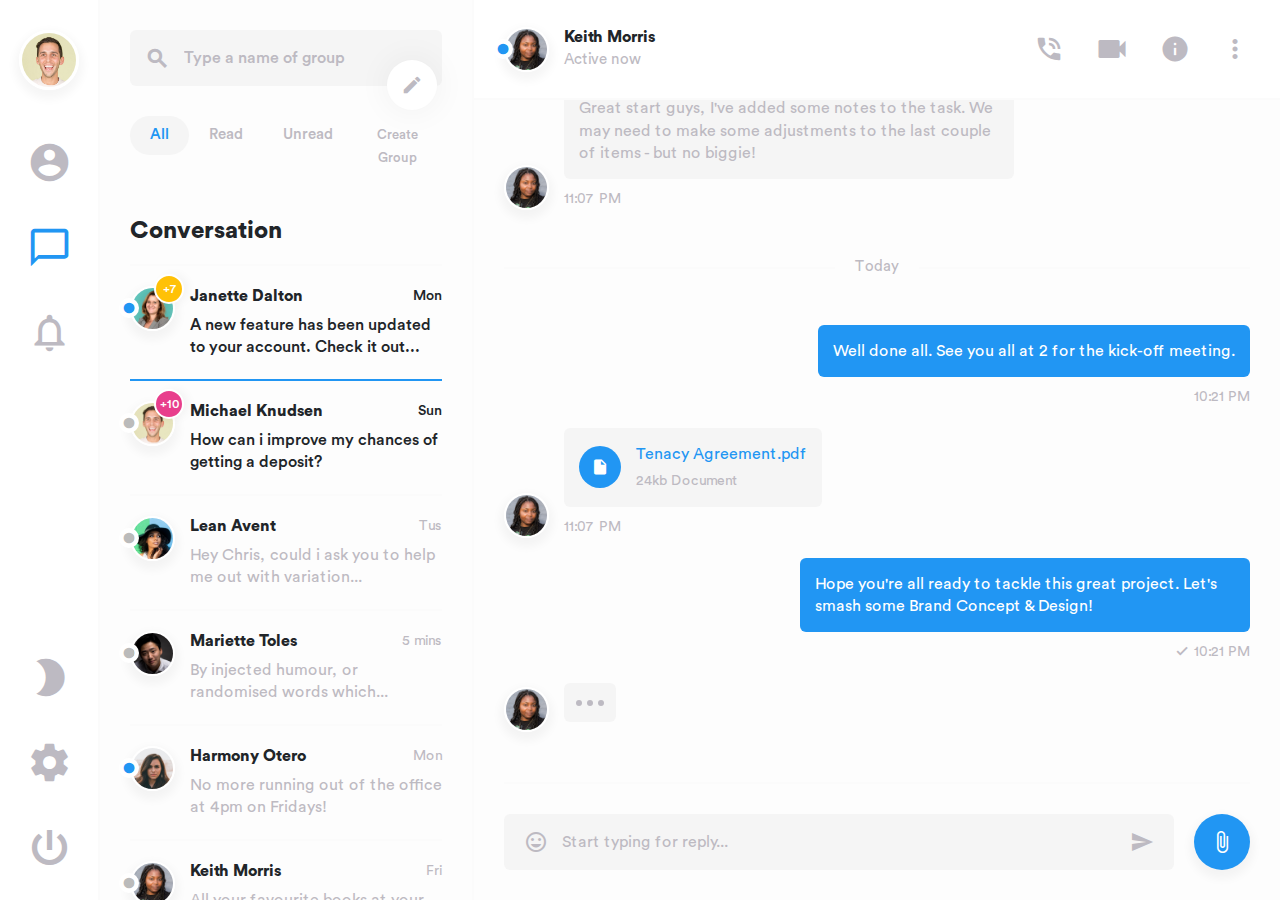
<file: group.html>
<!DOCTYPE html>
<html lang="en">

<head>
		<meta charset="utf-8">
		<title>Dashboard</title>
		<meta name="description" content="#">
		<meta name="viewport" content="width=device-width, initial-scale=1, shrink-to-fit=no">
		<!-- Bootstrap core CSS -->
		<link href="dist/css/lib/bootstrap.min.css" type="text/css" rel="stylesheet">
		<!-- Swipe core CSS -->
		<link href="dist/css/swipe.min.css" type="text/css" rel="stylesheet">
		<!-- Favicon -->
		<link href="dist/img/favicon.png" type="image/png" rel="icon">
	</head>
	<body>
		<main>
			<div class="layout">
				<!-- Start of Navigation -->
				<div class="navigation">
					<div class="container">
						<div class="inside">
							<div class="nav nav-tab menu">
								<button class="btn"><img class="avatar-xl" src="dist/img/avatars/avatar-male-1.jpg" alt="avatar"></button>
								<a href="#members" data-toggle="tab"><i class="material-icons">account_circle</i></a>
								<a href="#discussions" data-toggle="tab" class="active"><i class="material-icons active">chat_bubble_outline</i></a>
								<a href="#notifications" data-toggle="tab" class="f-grow1"><i class="material-icons">notifications_none</i></a>
								<button class="btn mode"><i class="material-icons">brightness_2</i></button>
								<a href="#settings" data-toggle="tab"><i class="material-icons">settings</i></a>
								<button class="btn power" onclick="visitPage();"><i class="material-icons">power_settings_new</i></button>
							</div>
						</div>
					</div>
				</div>
				<!-- End of Navigation -->
				<!-- Start of Sidebar -->
				<div class="sidebar" id="sidebar">
					<div class="container">
						<div class="col-md-12">
							<div class="tab-content">
								<!-- Start of Contacts -->
								<div class="tab-pane fade" id="members">
									<div class="search">
										<form class="form-inline position-relative">
											<input type="search" class="form-control" id="people" placeholder="Search for people...">
											<button type="button" class="btn btn-link loop"><i class="material-icons">search</i></button>
										</form>
										<button class="btn create" data-toggle="modal" data-target="#exampleModalCenter"><i class="material-icons">person_add</i></button>
									</div>
									<div class="list-group sort">
										<button class="btn filterMembersBtn active show" data-toggle="list" data-filter="all">All</button>
										<button class="btn filterMembersBtn" data-toggle="list" data-filter="online">Online</button>
										<button class="btn filterMembersBtn" data-toggle="list" data-filter="offline">Offline</button>
									</div>						
									<div class="contacts">
										<h1>Contacts</h1>
										<div class="list-group" id="contacts" role="tablist">
											<a href="#" class="filterMembers all online contact" data-toggle="list">
												<img class="avatar-md" src="dist/img/avatars/avatar-female-1.jpg" data-toggle="tooltip" data-placement="top" title="Janette" alt="avatar">
												<div class="status">
													<i class="material-icons online">fiber_manual_record</i>
												</div>
												<div class="data">
													<h5>Janette Dalton</h5>
													<p>Sofia, Bulgaria</p>
												</div>
												<div class="person-add">
													<i class="material-icons">person</i>
												</div>
											</a>
											<a href="#" class="filterMembers all online contact" data-toggle="list">
												<img class="avatar-md" src="dist/img/avatars/avatar-male-1.jpg" data-toggle="tooltip" data-placement="top" title="Michael" alt="avatar">
												<div class="status">
													<i class="material-icons online">fiber_manual_record</i>
												</div>
												<div class="data">
													<h5>Michael Knudsen</h5>
													<p>Washington, USA</p>
												</div>
												<div class="person-add">
													<i class="material-icons">person</i>
												</div>
											</a>
											<a href="#" class="filterMembers all online contact" data-toggle="list">
												<img class="avatar-md" src="dist/img/avatars/avatar-female-2.jpg" data-toggle="tooltip" data-placement="top" title="Lean" alt="avatar">
												<div class="status">
													<i class="material-icons online">fiber_manual_record</i>
												</div>
												<div class="data">
													<h5>Lean Avent</h5>
													<p>Shanghai, China</p>
												</div>
												<div class="person-add">
													<i class="material-icons">person</i>
												</div>
											</a>
											<a href="#" class="filterMembers all online contact" data-toggle="list">
												<img class="avatar-md" src="dist/img/avatars/avatar-male-2.jpg" data-toggle="tooltip" data-placement="top" title="Mariette" alt="avatar">
												<div class="status">
													<i class="material-icons online">fiber_manual_record</i>
												</div>
												<div class="data">
													<h5>Mariette Toles</h5>
													<p>Helena, Montana</p>
												</div>
												<div class="person-add">
													<i class="material-icons">person</i>
												</div>
											</a>
											<a href="#" class="filterMembers all online contact" data-toggle="list">
												<img class="avatar-md" src="dist/img/avatars/avatar-female-3.jpg" data-toggle="tooltip" data-placement="top" title="Harmony" alt="avatar">
												<div class="status">
													<i class="material-icons online">fiber_manual_record</i>
												</div>
												<div class="data">
													<h5>Harmony Otero</h5>
													<p>Indore, India</p>
												</div>
												<div class="person-add">
													<i class="material-icons">person</i>
												</div>
											</a>
											<a href="#" class="filterMembers all offline contact" data-toggle="list">
												<img class="avatar-md" src="dist/img/avatars/avatar-female-5.jpg" data-toggle="tooltip" data-placement="top" title="Keith" alt="avatar">
												<div class="status">
													<i class="material-icons offline">fiber_manual_record</i>
												</div>
												<div class="data">
													<h5>Keith Morris</h5>
													<p>Chisinau, Moldova</p>
												</div>
												<div class="person-add">
													<i class="material-icons">person</i>
												</div>
											</a>
											<a href="#" class="filterMembers all offline contact" data-toggle="list">
												<img class="avatar-md" src="dist/img/avatars/avatar-female-6.jpg" data-toggle="tooltip" data-placement="top" title="Louis" alt="avatar">
												<div class="status">
													<i class="material-icons offline">fiber_manual_record</i>
												</div>
												<div class="data">
													<h5>Louis Martinez</h5>
													<p>Vienna, Austria</p>
												</div>
												<div class="person-add">
													<i class="material-icons">person</i>
												</div>
											</a>
											<a href="#" class="filterMembers all offline contact" data-toggle="list">
												<img class="avatar-md" src="dist/img/avatars/avatar-male-3.jpg" data-toggle="tooltip" data-placement="top" title="Ryan" alt="avatar">
												<div class="status">
													<i class="material-icons offline">fiber_manual_record</i>
												</div>
												<div class="data">
													<h5>Ryan Foster</h5>
													<p>Oslo, Norway</p>
												</div>
												<div class="person-add">
													<i class="material-icons">person</i>
												</div>
											</a>
											<a href="#" class="filterMembers all offline contact" data-toggle="list">
												<img class="avatar-md" src="dist/img/avatars/avatar-male-4.jpg" data-toggle="tooltip" data-placement="top" title="Mildred" alt="avatar">
												<div class="status">
													<i class="material-icons offline">fiber_manual_record</i>
												</div>
												<div class="data">
													<h5>Mildred Bennett</h5>
													<p>London, United Kingdom</p>
												</div>
												<div class="person-add">
													<i class="material-icons">person</i>
												</div>
											</a>
										</div>
									</div>
								</div>
								<!-- End of Contacts -->
								<!-- Start of Discussions -->
								<div id="discussions" class="tab-pane fade active show">
									<div class="search">
										<form class="form-inline position-relative">
											<input type="search" class="form-control" id="conversations" placeholder="Type a name of group">
											<button type="button" class="btn btn-link loop"><i class="material-icons">search</i></button>
										</form>
										<button class="btn create" data-toggle="modal" data-target="#startnewchat"><i class="material-icons">create</i></button>
									</div>
									<div class="list-group sort">
										<button class="btn filterDiscussionsBtn active show" data-toggle="list" data-filter="all">All</button>
										<button class="btn filterDiscussionsBtn" data-toggle="list" data-filter="read">Read</button>
										<button class="btn filterDiscussionsBtn" data-toggle="list" data-filter="unread">Unread</button>
										<button class="btn filterDiscussionsBtn" data-toggle="list" data-filter="unread"><a href="group.html"><font size=2>Create Group</font></a></button>
									</div>						
									<div class="discussions">
										<h1>Conversation</h1>
										<div class="list-group" id="chats" role="tablist">
											<a href="#list-chat" class="filterDiscussions all unread single active" id="list-chat-list" data-toggle="list" role="tab">
												<img class="avatar-md" src="dist/img/avatars/avatar-female-1.jpg" data-toggle="tooltip" data-placement="top" title="Janette" alt="avatar">
												<div class="status">
													<i class="material-icons online">fiber_manual_record</i>
												</div>
												<div class="new bg-yellow">
													<span>+7</span>
												</div>
												<div class="data">
													<h5>Janette Dalton</h5>
													<span>Mon</span>
													<p>A new feature has been updated to your account. Check it out...</p>
												</div>
											</a>									
											<a href="#list-empty" class="filterDiscussions all unread single" id="list-empty-list" data-toggle="list" role="tab">
												<img class="avatar-md" src="dist/img/avatars/avatar-male-1.jpg" data-toggle="tooltip" data-placement="top" title="Michael" alt="avatar">
												<div class="status">
													<i class="material-icons offline">fiber_manual_record</i>
												</div>
												<div class="new bg-pink">
													<span>+10</span>
												</div>
												<div class="data">
													<h5>Michael Knudsen</h5>
													<span>Sun</span>
													<p>How can i improve my chances of getting a deposit?</p>
												</div>
											</a>									
											<a href="#list-chat" class="filterDiscussions all read single" id="list-chat-list2" data-toggle="list" role="tab">
												<img class="avatar-md" src="dist/img/avatars/avatar-female-2.jpg" data-toggle="tooltip" data-placement="top" title="Lean" alt="avatar">
												<div class="status">
													<i class="material-icons offline">fiber_manual_record</i>
												</div>
												<div class="data">
													<h5>Lean Avent</h5>
													<span>Tus</span>
													<p>Hey Chris, could i ask you to help me out with variation...</p>
												</div>
											</a>
											<a href="#list-empty" class="filterDiscussions all read single" id="list-empty-list2" data-toggle="list" role="tab">
												<img class="avatar-md" src="dist/img/avatars/avatar-male-2.jpg" data-toggle="tooltip" data-placement="top" title="Mariette" alt="avatar">
												<div class="status">
													<i class="material-icons offline">fiber_manual_record</i>
												</div>
												<div class="data">
													<h5>Mariette Toles</h5>
													<span>5 mins</span>
													<p>By injected humour, or randomised words which...</p>
												</div>
											</a>
											<a href="#list-chat" class="filterDiscussions all read single" id="list-chat-list3" data-toggle="list" role="tab">
												<img class="avatar-md" src="dist/img/avatars/avatar-female-3.jpg" data-toggle="tooltip" data-placement="top" title="Harmony" alt="avatar">
												<div class="status">
													<i class="material-icons online">fiber_manual_record</i>
												</div>
												<div class="data">
													<h5>Harmony Otero</h5>
													<span>Mon</span>
													<p>No more running out of the office at 4pm on Fridays!</p>
												</div>
											</a>
											<a href="#list-empty" class="filterDiscussions all read single" id="list-empty-list3" data-toggle="list" role="tab">
												<img class="avatar-md" src="dist/img/avatars/avatar-female-5.jpg" data-toggle="tooltip" data-placement="top" title="Keith" alt="avatar">
												<div class="status">
													<i class="material-icons offline">fiber_manual_record</i>
												</div>
												<div class="data">
													<h5>Keith Morris</h5>
													<span>Fri</span>
													<p>All your favourite books at your reach! We are now mobile.</p>
												</div>
											</a>
											<a href="#list-request" class="filterDiscussions all unread single" id="list-request-list" data-toggle="list" role="tab">
												<img class="avatar-md" src="dist/img/avatars/avatar-female-6.jpg" data-toggle="tooltip" data-placement="top" title="Louis" alt="avatar">
												<div class="status">
													<i class="material-icons offline">fiber_manual_record</i>
												</div>
												<div class="new bg-gray">
													<span>?</span>
												</div>
												<div class="data">
													<h5>Louis Martinez</h5>
													<span>Feb 10</span>
													<p>Hi Keith, I'd like to add you as a contact.</p>
												</div>
											</a>
											<a href="#list-empty" class="filterDiscussions all read single" id="list-empty-list4" data-toggle="list" role="tab">
												<img class="avatar-md" src="dist/img/avatars/avatar-male-3.jpg" data-toggle="tooltip" data-placement="top" title="Ryan" alt="avatar">
												<div class="status">
													<i class="material-icons offline">fiber_manual_record</i>
												</div>
												<div class="data">
													<h5>Ryan Foster</h5>
													<span>Feb 9</span>
													<p>Dear Deborah, your Thai massage is today at 5pm.</p>
												</div>
											</a>
											<a href="#list-chat" class="filterDiscussions all unread single" id="list-chat-list5" data-toggle="list" role="tab">
												<img class="avatar-md" src="dist/img/avatars/avatar-male-4.jpg" data-toggle="tooltip" data-placement="top" title="Mildred" alt="avatar">
												<div class="status">
													<i class="material-icons offline">fiber_manual_record</i>
												</div>
												<div class="new bg-green">
													<span>+9</span>
												</div>
												<div class="data">
													<h5>Mildred Bennett</h5>
													<span>Thu</span>
													<p>Unfortunately your session today has been cancelled!</p>
												</div>
											</a>
										</div>
									</div>
								</div>
								<!-- End of Discussions -->
								<!-- Start of Notifications -->
								<div id="notifications" class="tab-pane fade">
									<div class="search">
										<form class="form-inline position-relative">
											<input type="search" class="form-control" id="notice" placeholder="Filter notifications...">
											<button type="button" class="btn btn-link loop"><i class="material-icons filter-list">filter_list</i></button>
										</form>
									</div>
									<div class="list-group sort">
										<button class="btn filterNotificationsBtn active show" data-toggle="list" data-filter="all">All</button>
										<button class="btn filterNotificationsBtn" data-toggle="list" data-filter="latest">Latest</button>
										<button class="btn filterNotificationsBtn" data-toggle="list" data-filter="oldest">Oldest</button>
									</div>						
									<div class="notifications">
										<h1>Notifications</h1>
										<div class="list-group" id="alerts" role="tablist">
											<a href="#" class="filterNotifications all latest notification" data-toggle="list">
												<img class="avatar-md" src="dist/img/avatars/avatar-female-1.jpg" data-toggle="tooltip" data-placement="top" title="Janette" alt="avatar">
												<div class="status">
													<i class="material-icons online">fiber_manual_record</i>
												</div>
												<div class="data">
													<p>Janette has accepted your friend request on Swipe.</p>
													<span>Oct 17, 2018</span>
												</div>
											</a>
											<a href="#" class="filterNotifications all latest notification" data-toggle="list">
												<img class="avatar-md" src="dist/img/avatars/avatar-male-1.jpg" data-toggle="tooltip" data-placement="top" title="Michael" alt="avatar">
												<div class="status">
													<i class="material-icons online">fiber_manual_record</i>
												</div>
												<div class="data">
													<p>Michael, you have a new friend suggestion today.</p>
													<span>Jun 21, 2018</span>
												</div>
											</a>
											<a href="#" class="filterNotifications all latest notification" data-toggle="list">
												<img class="avatar-md" src="dist/img/avatars/avatar-male-2.jpg" data-toggle="tooltip" data-placement="top" title="Mariette" alt="avatar">
												<div class="status">
													<i class="material-icons online">fiber_manual_record</i>
												</div>
												<div class="data">
													<p>Mariette have just sent you a new message.</p>
													<span>Feb 15, 2018</span>
												</div>
											</a>
											<a href="#" class="filterNotifications all latest notification" data-toggle="list">
												<img class="avatar-md" src="dist/img/avatars/avatar-female-6.jpg" data-toggle="tooltip" data-placement="top" title="Louis" alt="avatar">
												<div class="status">
													<i class="material-icons online">fiber_manual_record</i>
												</div>
												<div class="data">
													<p>Louis has a birthday today. Wish her all the best.</p>
													<span>Mar 23, 2018</span>
												</div>
											</a>
											<a href="#" class="filterNotifications all latest notification" data-toggle="list">
												<img class="avatar-md" src="dist/img/avatars/avatar-female-3.jpg" data-toggle="tooltip" data-placement="top" title="Janette" alt="avatar">
												<div class="status">
													<i class="material-icons online">fiber_manual_record</i>
												</div>
												<div class="data">
													<p>Harmony has accepted your friend request on Swipe.</p>
													<span>Jan 5, 2018</span>
												</div>
											</a>
											<a href="#" class="filterNotifications all oldest notification" data-toggle="list">
												<img class="avatar-md" src="dist/img/avatars/avatar-female-5.jpg" data-toggle="tooltip" data-placement="top" title="Janette" alt="avatar">
												<div class="status">
													<i class="material-icons offline">fiber_manual_record</i>
												</div>
												<div class="data">
													<p>Keith have just sent you a new message.</p>
													<span>Dec 22, 2017</span>
												</div>
											</a>
											<a href="#" class="filterNotifications all oldest notification" data-toggle="list">
												<img class="avatar-md" src="dist/img/avatars/avatar-female-2.jpg" data-toggle="tooltip" data-placement="top" title="Janette" alt="avatar">
												<div class="status">
													<i class="material-icons offline">fiber_manual_record</i>
												</div>
												<div class="data">
													<p>Michael, you have a new friend suggestion today.</p>
													<span>Nov 29, 2017</span>
												</div>
											</a>
											<a href="#" class="filterNotifications all oldest notification" data-toggle="list">
												<img class="avatar-md" src="dist/img/avatars/avatar-male-3.jpg" data-toggle="tooltip" data-placement="top" title="Janette" alt="avatar">
												<div class="status">
													<i class="material-icons offline">fiber_manual_record</i>
												</div>
												<div class="data">
													<p>Ryan have just sent you a new message.</p>
													<span>Sep 31, 2017</span>
												</div>
											</a>
											<a href="#" class="filterNotifications all oldest notification" data-toggle="list">
												<img class="avatar-md" src="dist/img/avatars/avatar-male-4.jpg" data-toggle="tooltip" data-placement="top" title="Janette" alt="avatar">
												<div class="status">
													<i class="material-icons offline">fiber_manual_record</i>
												</div>
												<div class="data">
													<p>Mildred has a birthday today. Wish him all the best.</p>
													<span>Jul 19, 2017</span>
												</div>
											</a>
										</div>
									</div>
								</div>
								<!-- End of Notifications -->
								<!-- Start of Settings -->
								<div class="tab-pane fade" id="settings">			
									<div class="settings">
										<div class="profile">
											<img class="avatar-xl" src="dist/img/avatars/avatar-male-1.jpg" alt="avatar">
											<h1><a href="#">Michael Knudsen</a></h1>
											<span>Helena, Montana</span>
											<div class="stats">
												<div class="item">
													<h2>122</h2>
													<h3>Fellas</h3>
												</div>
												<div class="item">
													<h2>305</h2>
													<h3>Chats</h3>
												</div>
												<div class="item">
													<h2>1538</h2>
													<h3>Posts</h3>
												</div>
											</div>
										</div>
										<div class="categories" id="accordionSettings">
											<h1>Settings</h1>
											<!-- Start of My Account -->
											<div class="category">
												<a href="#" class="title collapsed" id="headingOne" data-toggle="collapse" data-target="#collapseOne" aria-expanded="true" aria-controls="collapseOne">
													<i class="material-icons md-30 online">person_outline</i>
													<div class="data">
														<h5>My Account</h5>
														<p>Update your profile details</p>
													</div>
													<i class="material-icons">keyboard_arrow_right</i>
												</a>
												<div class="collapse" id="collapseOne" aria-labelledby="headingOne" data-parent="#accordionSettings">
													<div class="content">
														<div class="upload">
															<div class="data">
																<img class="avatar-xl" src="dist/img/avatars/avatar-male-1.jpg" alt="image">
																<label>
																	<input type="file">
																	<span class="btn button">Upload avatar</span>
																</label>
															</div>
															<p>For best results, use an image at least 256px by 256px in either .jpg or .png format!</p>
														</div>
														<form>
															<div class="parent">
																<div class="field">
																	<label for="firstName">First name <span>*</span></label>
																	<input type="text" class="form-control" id="firstName" placeholder="First name" value="Michael" required>
																</div>
																<div class="field">
																	<label for="lastName">Last name <span>*</span></label>
																	<input type="text" class="form-control" id="lastName" placeholder="Last name" value="Knudsen" required>
																</div>
															</div>
															<div class="field">
																<label for="email">Email <span>*</span></label>
																<input type="email" class="form-control" id="email" placeholder="Enter your email address" value="michael@gmail.com" required>
															</div>
															<div class="field">
																<label for="password">Password</label>
																<input type="password" class="form-control" id="password" placeholder="Enter a new password" value="password" required>
															</div>
															<div class="field">
																<label for="location">Location</label>
																<input type="text" class="form-control" id="location" placeholder="Enter your location" value="Helena, Montana" required>
															</div>
															<button class="btn btn-link w-100">Delete Account</button>
															<button type="submit" class="btn button w-100">Apply</button>
														</form>
													</div>
												</div>
											</div>
											<!-- End of My Account -->
											<!-- Start of Chat History -->
											<div class="category">
												<a href="#" class="title collapsed" id="headingTwo" data-toggle="collapse" data-target="#collapseTwo" aria-expanded="true" aria-controls="collapseTwo">
													<i class="material-icons md-30 online">mail_outline</i>
													<div class="data">
														<h5>Chats</h5>
														<p>Check your chat history</p>
													</div>
													<i class="material-icons">keyboard_arrow_right</i>
												</a>
												<div class="collapse" id="collapseTwo" aria-labelledby="headingTwo" data-parent="#accordionSettings">
													<div class="content layer">
														<div class="history">
															<p>When you clear your conversation history, the messages will be deleted from your own device.</p>
															<p>The messages won't be deleted or cleared on the devices of the people you chatted with.</p>
															<div class="custom-control custom-checkbox">
																<input type="checkbox" class="custom-control-input" id="same-address">
																<label class="custom-control-label" for="same-address">Hide will remove your chat history from the recent list.</label>
															</div>
															<div class="custom-control custom-checkbox">
																<input type="checkbox" class="custom-control-input" id="save-info">
																<label class="custom-control-label" for="save-info">Delete will remove your chat history from the device.</label>
															</div>
															<button type="submit" class="btn button w-100">Clear blah-blah</button>
														</div>
													</div>
												</div>
											</div>
											<!-- End of Chat History -->
											<!-- Start of Notifications Settings -->
											<div class="category">
												<a href="#" class="title collapsed" id="headingThree" data-toggle="collapse" data-target="#collapseThree" aria-expanded="true" aria-controls="collapseThree">
													<i class="material-icons md-30 online">notifications_none</i>
													<div class="data">
														<h5>Notifications</h5>
														<p>Turn notifications on or off</p>
													</div>
													<i class="material-icons">keyboard_arrow_right</i>
												</a>
												<div class="collapse" id="collapseThree" aria-labelledby="headingThree" data-parent="#accordionSettings">
													<div class="content no-layer">
														<div class="set">
															<div class="details">
																<h5>Desktop Notifications</h5>
																<p>You can set up Swipe to receive notifications when you have new messages.</p>
															</div>
															<label class="switch">
																<input type="checkbox" checked>
																<span class="slider round"></span>
															</label>
														</div>
														<div class="set">
															<div class="details">
																<h5>Unread Message Badge</h5>
																<p>If enabled shows a red badge on the Swipe app icon when you have unread messages.</p>
															</div>
															<label class="switch">
																<input type="checkbox" checked>
																<span class="slider round"></span>
															</label>
														</div>
														<div class="set">
															<div class="details">
																<h5>Taskbar Flashing</h5>
																<p>Flashes the Swipe app on mobile in your taskbar when you have new notifications.</p>
															</div>
															<label class="switch">
																<input type="checkbox">
																<span class="slider round"></span>
															</label>
														</div>
														<div class="set">
															<div class="details">
																<h5>Notification Sound</h5>
																<p>Set the app to alert you via notification sound when you have unread messages.</p>
															</div>
															<label class="switch">
																<input type="checkbox" checked>
																<span class="slider round"></span>
															</label>
														</div>
														<div class="set">
															<div class="details">
																<h5>Vibrate</h5>
																<p>Vibrate when receiving new messages (Ensure system vibration is also enabled).</p>
															</div>
															<label class="switch">
																<input type="checkbox">
																<span class="slider round"></span>
															</label>
														</div>
														<div class="set">
															<div class="details">
																<h5>Turn On Lights</h5>
																<p>When someone send you a text message you will receive alert via notification light.</p>
															</div>
															<label class="switch">
																<input type="checkbox">
																<span class="slider round"></span>
															</label>
														</div>
													</div>
												</div>
											</div>
											<!-- End of Notifications Settings -->
											<!-- Start of Connections -->
											<div class="category">
												<a href="#" class="title collapsed" id="headingFour" data-toggle="collapse" data-target="#collapseFour" aria-expanded="true" aria-controls="collapseFour">
													<i class="material-icons md-30 online">sync</i>
													<div class="data">
														<h5>Connections</h5>
														<p>Sync your social accounts</p>
													</div>
													<i class="material-icons">keyboard_arrow_right</i>
												</a>
												<div class="collapse" id="collapseFour" aria-labelledby="headingFour" data-parent="#accordionSettings">
													<div class="content">
														<div class="app">
															<img src="dist/img/integrations/slack.svg" alt="app">
															<div class="permissions">
																<h5>Skrill</h5>
																<p>Read, Write, Comment</p>
															</div>
															<label class="switch">
																<input type="checkbox" checked>
																<span class="slider round"></span>
															</label>
														</div>
														<div class="app">
															<img src="dist/img/integrations/dropbox.svg" alt="app">
															<div class="permissions">
																<h5>Dropbox</h5>
																<p>Read, Write, Upload</p>
															</div>
															<label class="switch">
																<input type="checkbox" checked>
																<span class="slider round"></span>
															</label>
														</div>
														<div class="app">
															<img src="dist/img/integrations/drive.svg" alt="app">
															<div class="permissions">
																<h5>Google Drive</h5>
																<p>No permissions set</p>
															</div>
															<label class="switch">
																<input type="checkbox">
																<span class="slider round"></span>
															</label>
														</div>
														<div class="app">
															<img src="dist/img/integrations/trello.svg" alt="app">
															<div class="permissions">
																<h5>Trello</h5>
																<p>No permissions set</p>
															</div>
															<label class="switch">
																<input type="checkbox">
																<span class="slider round"></span>
															</label>
														</div>
													</div>
												</div>
											</div>
											<!-- End of Connections -->
											<!-- Start of Appearance Settings -->
											<div class="category">
												<a href="#" class="title collapsed" id="headingFive" data-toggle="collapse" data-target="#collapseFive" aria-expanded="true" aria-controls="collapseFive">
													<i class="material-icons md-30 online">colorize</i>
													<div class="data">
														<h5>Appearance</h5>
														<p>Customize the look of Swipe</p>
													</div>
													<i class="material-icons">keyboard_arrow_right</i>
												</a>
												<div class="collapse" id="collapseFive" aria-labelledby="headingFive" data-parent="#accordionSettings">
													<div class="content no-layer">
														<div class="set">
															<div class="details">
																<h5>Turn Off Lights</h5>
																<p>The dark mode is applied to core areas of the app that are normally displayed as light.</p>
															</div>
															<label class="switch">
																<input type="checkbox">
																<span class="slider round mode"></span>
															</label>
														</div>
													</div>
												</div>
											</div>
											<!-- End of Appearance Settings -->
											<!-- Start of Language -->
											<div class="category">
												<a href="#" class="title collapsed" id="headingSix" data-toggle="collapse" data-target="#collapseSix" aria-expanded="true" aria-controls="collapseSix">
													<i class="material-icons md-30 online">language</i>
													<div class="data">
														<h5>Language</h5>
														<p>Select preferred language</p>
													</div>
													<i class="material-icons">keyboard_arrow_right</i>
												</a>
												<div class="collapse" id="collapseSix" aria-labelledby="headingSix" data-parent="#accordionSettings">
													<div class="content layer">
														<div class="language">
															<label for="country">Language</label>
															<select class="custom-select" id="country" required>
																<option value="">Select an language...</option>
																<option>English, UK</option>
																<option>English, US</option>
															</select>
														</div>
													</div>
												</div>
											</div>
											<!-- End of Language -->
											<!-- Start of Privacy & Safety -->
											<div class="category">
												<a href="#" class="title collapsed" id="headingSeven" data-toggle="collapse" data-target="#collapseSeven" aria-expanded="true" aria-controls="collapseSeven">
													<i class="material-icons md-30 online">lock_outline</i>
													<div class="data">
														<h5>Privacy & Safety</h5>
														<p>Control your privacy settings</p>
													</div>
													<i class="material-icons">keyboard_arrow_right</i>
												</a>
												<div class="collapse" id="collapseSeven" aria-labelledby="headingSeven" data-parent="#accordionSettings">
													<div class="content no-layer">
														<div class="set">
															<div class="details">
																<h5>Keep Me Safe</h5>
																<p>Automatically scan and delete direct messages you receive from everyone that contain explict content.</p>
															</div>
															<label class="switch">
																<input type="checkbox">
																<span class="slider round"></span>
															</label>
														</div>
														<div class="set">
															<div class="details">
																<h5>My Friends Are Nice</h5>
																<p>If enabled scans direct messages from everyone unless they are listed as your friend.</p>
															</div>
															<label class="switch">
																<input type="checkbox" checked>
																<span class="slider round"></span>
															</label>
														</div>
														<div class="set">
															<div class="details">
																<h5>Everyone can add me</h5>
																<p>If enabled anyone in or out your friends of friends list can send you a friend request.</p>
															</div>
															<label class="switch">
																<input type="checkbox" checked>
																<span class="slider round"></span>
															</label>
														</div>
														<div class="set">
															<div class="details">
																<h5>Friends of Friends</h5>
																<p>Only your friends or your mutual friends will be able to send you a friend reuqest.</p>
															</div>
															<label class="switch">
																<input type="checkbox" checked>
																<span class="slider round"></span>
															</label>
														</div>
														<div class="set">
															<div class="details">
																<h5>Data to Improve</h5>
																<p>This settings allows us to use and process information for analytical purposes.</p>
															</div>
															<label class="switch">
																<input type="checkbox">
																<span class="slider round"></span>
															</label>
														</div>
														<div class="set">
															<div class="details">
																<h5>Data to Customize</h5>
																<p>This settings allows us to use your information to customize Swipe for you.</p>
															</div>
															<label class="switch">
																<input type="checkbox">
																<span class="slider round"></span>
															</label>
														</div>
													</div>
												</div>
											</div>
											<!-- End of Privacy & Safety -->
											<!-- Start of Logout -->
											<div class="category">
												<a href="sign-in.html" class="title collapsed">
													<i class="material-icons md-30 online">power_settings_new</i>
													<div class="data">
														<h5>Power Off</h5>
														<p>Log out of your account</p>
													</div>
													<i class="material-icons">keyboard_arrow_right</i>
												</a>
											</div>
											<!-- End of Logout -->
										</div>
									</div>
								</div>
								<!-- End of Settings -->
							</div>
						</div>
					</div>
				</div>
				<!-- End of Sidebar -->
				<!-- Start of Add Friends -->
				<div class="modal fade" id="exampleModalCenter" tabindex="-1" role="dialog" aria-hidden="true">
					<div class="modal-dialog modal-dialog-centered" role="document">
						<div class="requests">
							<div class="title">
								<h1>Add your friends</h1>
								<button type="button" class="btn" data-dismiss="modal" aria-label="Close"><i class="material-icons">close</i></button>
							</div>
							<div class="content">
								<form>
									<div class="form-group">
										<label for="user">Username:</label>
										<input type="text" class="form-control" id="user" placeholder="Add recipient..." required>
										<div class="user" id="contact">
											<img class="avatar-sm" src="dist/img/avatars/avatar-female-5.jpg" alt="avatar">
											<h5>Keith Morris</h5>
											<button class="btn"><i class="material-icons">close</i></button>
										</div>
									</div>
									<div class="form-group">
										<label for="welcome">Message:</label>
										<textarea class="text-control" id="welcome" placeholder="Send your welcome message...">Hi Keith, I'd like to add you as a contact.</textarea>
									</div>
									<button type="submit" class="btn button w-100">Send Friend Request</button>
								</form>
							</div>
						</div>
					</div>
				</div>
				<!-- End of Add Friends -->
				<!-- Start of Create Chat -->
				<div class="modal fade" id="startnewchat" tabindex="-1" role="dialog" aria-hidden="true">
					<div class="modal-dialog modal-dialog-centered" role="document">
						<div class="requests">
							<div class="title">
								<h1>Start new chat</h1>
								<button type="button" class="btn" data-dismiss="modal" aria-label="Close"><i class="material-icons">close</i></button>
							</div>
							<div class="content">
								<form>
									<div class="form-group">
										<label for="participant">Recipient:</label>
										<input type="text" class="form-control" id="participant" placeholder="Add recipient..." required>
										<div class="user" id="recipient">
											<img class="avatar-sm" src="dist/img/avatars/avatar-female-5.jpg" alt="avatar">
											<h5>Keith Morris</h5>
											<button class="btn"><i class="material-icons">close</i></button>
										</div>
									</div>
									<div class="form-group">
										<label for="topic">Topic:</label>
										<input type="text" class="form-control" id="topic" placeholder="What's the topic?" required>
									</div>
									<div class="form-group">
										<label for="message">Message:</label>
										<textarea class="text-control" id="message" placeholder="Send your welcome message...">Hmm, are you friendly?</textarea>
									</div>
									<button type="submit" class="btn button w-100">Start New Chat</button>
								</form>
							</div>
						</div>
					</div>
				</div>
				<!-- End of Create Chat -->
				<div class="main">
					<div class="tab-content" id="nav-tabContent">
						<!-- Start of Babble -->
						<div class="babble tab-pane fade active show" id="list-chat" role="tabpanel" aria-labelledby="list-chat-list">
							<!-- Start of Chat -->
							<div class="chat" id="chat1">
								<div class="top">
									<div class="container">
										<div class="col-md-12">
											<div class="inside">
												<a href="#"><img class="avatar-md" src="dist/img/avatars/avatar-female-5.jpg" data-toggle="tooltip" data-placement="top" title="Keith" alt="avatar"></a>
												<div class="status">
													<i class="material-icons online">fiber_manual_record</i>
												</div>
												<div class="data">
													<h5><a href="#">Keith Morris</a></h5>
													<span>Active now</span>
												</div>
												<button class="btn connect d-md-block d-none" name="1"><i class="material-icons md-30">phone_in_talk</i></button>
												<button class="btn connect d-md-block d-none" name="1"><i class="material-icons md-36">videocam</i></button>
												<button class="btn d-md-block d-none"><i class="material-icons md-30">info</i></button>
												<div class="dropdown">
													<button class="btn" data-toggle="dropdown" aria-haspopup="true" aria-expanded="false"><i class="material-icons md-30">more_vert</i></button>
													<div class="dropdown-menu dropdown-menu-right">
														<button class="dropdown-item connect" name="1"><i class="material-icons">phone_in_talk</i>Voice Call</button>
														<button class="dropdown-item connect" name="1"><i class="material-icons">videocam</i>Video Call</button>
														<hr>
														<button class="dropdown-item"><i class="material-icons">clear</i>Clear History</button>
														<button class="dropdown-item"><i class="material-icons">block</i>Block Contact</button>
														<button class="dropdown-item"><i class="material-icons">delete</i>Delete Contact</button>
													</div>
												</div>
											</div>
										</div>
									</div>
								</div>
								<div class="content" id="content">
									<div class="container">
										<div class="col-md-12">
											<div class="date">
												<hr>
												<span>Yesterday</span>
												<hr>
											</div>
											<div class="message">
												<img class="avatar-md" src="dist/img/avatars/avatar-female-5.jpg" data-toggle="tooltip" data-placement="top" title="Keith" alt="avatar">
												<div class="text-main">
													<div class="text-group">
														<div class="text">
															<p>We've got some killer ideas kicking about already.</p>
														</div>
													</div>
													<span>09:46 AM</span>
												</div>
											</div>
											<div class="message me">
												<div class="text-main">
													<div class="text-group me">
														<div class="text me">
															<p>Can't wait! How are we coming along with the client?</p>
														</div>
													</div>
													<span>11:32 AM</span>
												</div>
											</div>
											<div class="message">
												<img class="avatar-md" src="dist/img/avatars/avatar-female-5.jpg" data-toggle="tooltip" data-placement="top" title="Keith" alt="avatar">
												<div class="text-main">
													<div class="text-group">
														<div class="text">
															<p>Coming along nicely, we've got a draft for the client quarries completed.</p>
														</div>
													</div>
													<span>02:56 PM</span>
												</div>
											</div>
											<div class="message me">
												<div class="text-main">
													<div class="text-group me">
														<div class="text me">
															<p>Roger that boss!</p>
														</div>
													</div>
													<div class="text-group me">
														<div class="text me">
															<p>I have already started gathering some stuff for the mood boards, excited to start!</p>
														</div>
													</div>
													<span>10:21 PM</span>
												</div>
											</div>
											<div class="message">
												<img class="avatar-md" src="dist/img/avatars/avatar-female-5.jpg" data-toggle="tooltip" data-placement="top" title="Keith" alt="avatar">
												<div class="text-main">
													<div class="text-group">
														<div class="text">
															<p>Great start guys, I've added some notes to the task. We may need to make some adjustments to the last couple of items - but no biggie!</p>
														</div>
													</div>
													<span>11:07 PM</span>
												</div>
											</div>
											<div class="date">
												<hr>
												<span>Today</span>
												<hr>
											</div>
											<div class="message me">
												<div class="text-main">
													<div class="text-group me">
														<div class="text me">
															<p>Well done all. See you all at 2 for the kick-off meeting.</p>
														</div>
													</div>
													<span>10:21 PM</span>
												</div>
											</div>
											<div class="message">
												<img class="avatar-md" src="dist/img/avatars/avatar-female-5.jpg" data-toggle="tooltip" data-placement="top" title="Keith" alt="avatar">
												<div class="text-main">
													<div class="text-group">
														<div class="text">
															<div class="attachment">
																<button class="btn attach"><i class="material-icons md-18">insert_drive_file</i></button>
																<div class="file">
																	<h5><a href="#">Tenacy Agreement.pdf</a></h5>
																	<span>24kb Document</span>
																</div>
															</div>
														</div>
													</div>
													<span>11:07 PM</span>
												</div>
											</div>
											<div class="message me">
												<div class="text-main">
													<div class="text-group me">
														<div class="text me">
															<p>Hope you're all ready to tackle this great project. Let's smash some Brand Concept & Design!</p>
														</div>
													</div>
													<span><i class="material-icons">check</i>10:21 PM</span>
												</div>
											</div>
											<div class="message">
												<img class="avatar-md" src="dist/img/avatars/avatar-female-5.jpg" data-toggle="tooltip" data-placement="top" title="Keith" alt="avatar">
												<div class="text-main">
													<div class="text-group">
														<div class="text typing">
															<div class="wave">
																<span class="dot"></span>
																<span class="dot"></span>
																<span class="dot"></span>
															</div>
														</div>
													</div>
												</div>
											</div>
										</div>
									</div>
								</div>
								<div class="container">
									<div class="col-md-12">
										<div class="bottom">
											<form class="position-relative w-100">
												<textarea class="form-control" placeholder="Start typing for reply..." rows="1"></textarea>
												<button class="btn emoticons"><i class="material-icons">insert_emoticon</i></button>
												<button type="submit" class="btn send"><i class="material-icons">send</i></button>
											</form>
											<label>
												<input type="file">
												<span class="btn attach d-sm-block d-none"><i class="material-icons">attach_file</i></span>
											</label> 
										</div>
									</div>
								</div>
							</div>
							<!-- End of Chat -->
							<!-- Start of Call -->
							<div class="call" id="call1">
								<div class="content">
									<div class="container">
										<div class="col-md-12">
											<div class="inside">
												<div class="panel">
													<div class="participant">
														<img class="avatar-xxl" src="dist/img/avatars/avatar-female-5.jpg" alt="avatar">
														<span>Connecting</span>
													</div>							
													<div class="options">
														<button class="btn option"><i class="material-icons md-30">mic</i></button>
														<button class="btn option"><i class="material-icons md-30">videocam</i></button>
														<button class="btn option call-end"><i class="material-icons md-30">call_end</i></button>
														<button class="btn option"><i class="material-icons md-30">person_add</i></button>
														<button class="btn option"><i class="material-icons md-30">volume_up</i></button>
													</div>
													<button class="btn back" name="1"><i class="material-icons md-24">chat</i></button>
												</div>
											</div>
										</div>
									</div>
								</div>
							</div>
							<!-- End of Call -->
						</div>
						<!-- End of Babble -->
						<!-- Start of Babble -->
						<div class="babble tab-pane fade" id="list-empty" role="tabpanel" aria-labelledby="list-empty-list">
							<!-- Start of Chat -->
							<div class="chat" id="chat2">
								<div class="top">
									<div class="container">
										<div class="col-md-12">
											<div class="inside">
												<a href="#"><img class="avatar-md" src="dist/img/avatars/avatar-female-2.jpg" data-toggle="tooltip" data-placement="top" title="Lean" alt="avatar"></a>
												<div class="status">
													<i class="material-icons offline">fiber_manual_record</i>
												</div>
												<div class="data">
													<h5><a href="#">Lean Avent</a></h5>
													<span>Inactive</span>
												</div>
												<button class="btn connect d-md-block d-none" name="2"><i class="material-icons md-30">phone_in_talk</i></button>
												<button class="btn connect d-md-block d-none" name="2"><i class="material-icons md-36">videocam</i></button>
												<button class="btn d-md-block d-none"><i class="material-icons md-30">info</i></button>
												<div class="dropdown">
													<button class="btn" data-toggle="dropdown" aria-haspopup="true" aria-expanded="false"><i class="material-icons md-30">more_vert</i></button>
													<div class="dropdown-menu dropdown-menu-right">
														<button class="dropdown-item connect" name="2"><i class="material-icons">phone_in_talk</i>Voice Call</button>
														<button class="dropdown-item connect" name="2"><i class="material-icons">videocam</i>Video Call</button>
														<hr>
														<button class="dropdown-item"><i class="material-icons">clear</i>Clear History</button>
														<button class="dropdown-item"><i class="material-icons">block</i>Block Contact</button>
														<button class="dropdown-item"><i class="material-icons">delete</i>Delete Contact</button>
													</div>
												</div>
											</div>
										</div>
									</div>
								</div>
								<div class="content empty">
									<div class="container">
										<div class="col-md-12">
											<div class="no-messages">
												<i class="material-icons md-48">forum</i>
												<p>Seems people are shy to start the chat. Break the ice send the first message.</p>
											</div>
										</div>
									</div>
								</div>
								<div class="container">
									<div class="col-md-12">
										<div class="bottom">
											<form class="position-relative w-100">
												<textarea class="form-control" placeholder="Start typing for reply..." rows="1"></textarea>
												<button class="btn emoticons"><i class="material-icons">insert_emoticon</i></button>
												<button type="submit" class="btn send"><i class="material-icons">send</i></button>
											</form>
											<label>
												<input type="file">
												<span class="btn attach d-sm-block d-none"><i class="material-icons">attach_file</i></span>
											</label> 
										</div>
									</div>
								</div>
							</div>
							<!-- End of Chat -->
							<!-- Start of Call -->
							<div class="call" id="call2">
								<div class="content">
									<div class="container">
										<div class="col-md-12">
											<div class="inside">
												<div class="panel">
													<div class="participant">
														<img class="avatar-xxl" src="dist/img/avatars/avatar-female-2.jpg" alt="avatar">
														<span>Connecting</span>
													</div>							
													<div class="options">
														<button class="btn option"><i class="material-icons md-30">mic</i></button>
														<button class="btn option"><i class="material-icons md-30">videocam</i></button>
														<button class="btn option call-end"><i class="material-icons md-30">call_end</i></button>
														<button class="btn option"><i class="material-icons md-30">person_add</i></button>
														<button class="btn option"><i class="material-icons md-30">volume_up</i></button>
													</div>
													<button class="btn back" name="2"><i class="material-icons md-24">chat</i></button>
												</div>
											</div>
										</div>
									</div>
								</div>
							</div>
							<!-- End of Call -->
						</div>
						<!-- End of Babble -->
						<!-- Start of Babble -->
						<div class="babble tab-pane fade" id="list-request" role="tabpanel" aria-labelledby="list-request-list">
							<!-- Start of Chat -->
							<div class="chat" id="chat3">
								<div class="top">
									<div class="container">
										<div class="col-md-12">
											<div class="inside">
												<a href="#"><img class="avatar-md" src="dist/img/avatars/avatar-female-6.jpg" data-toggle="tooltip" data-placement="top" title="Louis" alt="avatar"></a>
												<div class="status">
													<i class="material-icons offline">fiber_manual_record</i>
												</div>
												<div class="data">
													<h5><a href="#">Louis Martinez</a></h5>
													<span>Inactive</span>
												</div>
												<button class="btn disabled d-md-block d-none" disabled><i class="material-icons md-30">phone_in_talk</i></button>
												<button class="btn disabled d-md-block d-none" disabled><i class="material-icons md-36">videocam</i></button>
												<button class="btn d-md-block disabled d-none" disabled><i class="material-icons md-30">info</i></button>
												<div class="dropdown">
													<button class="btn disabled" data-toggle="dropdown" aria-haspopup="true" aria-expanded="false" disabled><i class="material-icons md-30">more_vert</i></button>
													<div class="dropdown-menu dropdown-menu-right">
														<button class="dropdown-item"><i class="material-icons">phone_in_talk</i>Voice Call</button>
														<button class="dropdown-item"><i class="material-icons">videocam</i>Video Call</button>
														<hr>
														<button class="dropdown-item"><i class="material-icons">clear</i>Clear History</button>
														<button class="dropdown-item"><i class="material-icons">block</i>Block Contact</button>
														<button class="dropdown-item"><i class="material-icons">delete</i>Delete Contact</button>
													</div>
												</div>
											</div>
										</div>
									</div>
								</div>
								<div class="content empty">
									<div class="container">
										<div class="col-md-12">
											<div class="no-messages request">
												<a href="#"><img class="avatar-xl" src="dist/img/avatars/avatar-female-6.jpg" data-toggle="tooltip" data-placement="top" title="Louis" alt="avatar"></a>
												<h5>Louis Martinez would like to add you as a contact. <span>Hi Keith, I'd like to add you as a contact.</span></h5>
												<div class="options">
													<button class="btn button"><i class="material-icons">check</i></button>
													<button class="btn button"><i class="material-icons">close</i></button>
												</div>
											</div>
										</div>
									</div>
								</div>
								<div class="container">
									<div class="col-md-12">
										<div class="bottom">
											<form class="position-relative w-100">
												<textarea class="form-control" placeholder="Messaging unavailable" rows="1" disabled></textarea>
												<button class="btn emoticons disabled" disabled><i class="material-icons">insert_emoticon</i></button>
												<button class="btn send disabled" disabled><i class="material-icons">send</i></button>
											</form>
											<label>
												<input type="file" disabled>
												<span class="btn attach disabled d-sm-block d-none"><i class="material-icons">attach_file</i></span>
											</label> 
										</div>
									</div>
								</div>
							</div>
							<!-- End of Chat -->
						</div>
						<!-- End of Babble -->
					</div>
				</div>
			</div> <!-- Layout -->
		</main>
		<!-- Bootstrap/Swipe core JavaScript
		================================================== -->
		<!-- Placed at the end of the document so the pages load faster -->
		<script src="dist/js/jquery-3.3.1.slim.min.js" integrity="sha384-q8i/X+965DzO0rT7abK41JStQIAqVgRVzpbzo5smXKp4YfRvH+8abtTE1Pi6jizo" crossorigin="anonymous"></script>
		<script>window.jQuery || document.write('<script src="dist/js/vendor/jquery-slim.min.js"><\/script>')</script>
		<script src="dist/js/vendor/popper.min.js"></script>
		<script src="dist/js/swipe.min.js"></script>
		<script src="dist/js/bootstrap.min.js"></script>
		<script>
			function scrollToBottom(el) { el.scrollTop = el.scrollHeight; }
			scrollToBottom(document.getElementById('content'));
		</script>
	</body>

</html>
</file>
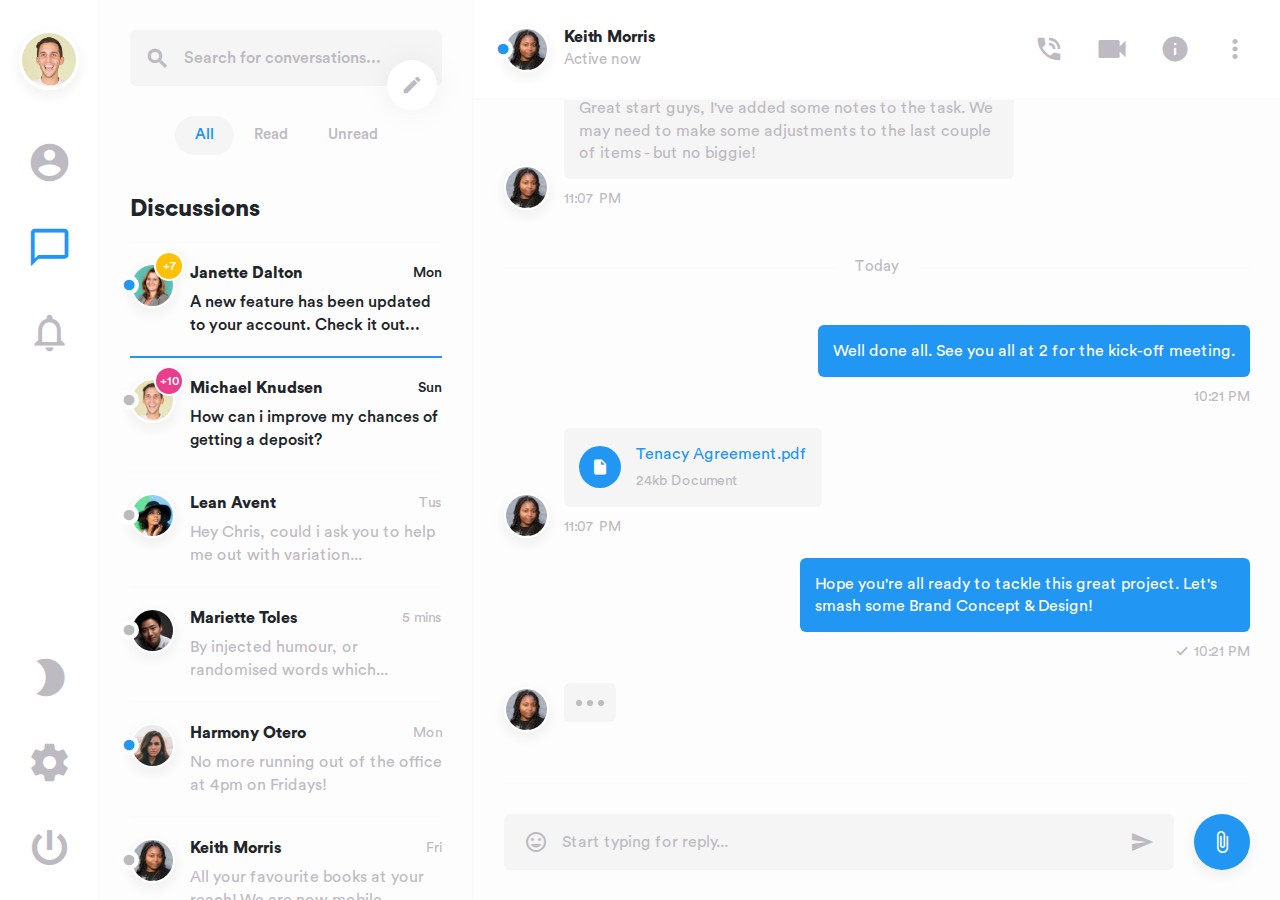
<file: index-2.html>
<!DOCTYPE html>
<html lang="en">

<head>
		<meta charset="utf-8">
		<title>Swipe – The Simplest Chat Platform</title>
		<meta name="description" content="#">
		<meta name="viewport" content="width=device-width, initial-scale=1, shrink-to-fit=no">
		<!-- Bootstrap core CSS -->
		<link href="dist/css/lib/bootstrap.min.css" type="text/css" rel="stylesheet">
		<!-- Swipe core CSS -->
		<link href="dist/css/swipe.min.css" type="text/css" rel="stylesheet">
		<!-- Favicon -->
		<link href="dist/img/favicon.png" type="image/png" rel="icon">
	</head>
	<body>
		<main>
			<div class="layout">
				<!-- Start of Navigation -->
				<div class="navigation">
					<div class="container">
						<div class="inside">
							<div class="nav nav-tab menu">
								<button class="btn"><img class="avatar-xl" src="dist/img/avatars/avatar-male-1.jpg" alt="avatar"></button>
								<a href="#members" data-toggle="tab"><i class="material-icons">account_circle</i></a>
								<a href="#discussions" data-toggle="tab" class="active"><i class="material-icons active">chat_bubble_outline</i></a>
								<a href="#notifications" data-toggle="tab" class="f-grow1"><i class="material-icons">notifications_none</i></a>
								<button class="btn mode"><i class="material-icons">brightness_2</i></button>
								<a href="#settings" data-toggle="tab"><i class="material-icons">settings</i></a>
								<button class="btn power" onclick="visitPage();"><i class="material-icons">power_settings_new</i></button>
							</div>
						</div>
					</div>
				</div>
				<!-- End of Navigation -->
				<!-- Start of Sidebar -->
				<div class="sidebar" id="sidebar">
					<div class="container">
						<div class="col-md-12">
							<div class="tab-content">
								<!-- Start of Contacts -->
								<div class="tab-pane fade" id="members">
									<div class="search">
										<form class="form-inline position-relative">
											<input type="search" class="form-control" id="people" placeholder="Search for people...">
											<button type="button" class="btn btn-link loop"><i class="material-icons">search</i></button>
										</form>
										<button class="btn create" data-toggle="modal" data-target="#exampleModalCenter"><i class="material-icons">person_add</i></button>
									</div>
									<div class="list-group sort">
										<button class="btn filterMembersBtn active show" data-toggle="list" data-filter="all">All</button>
										<button class="btn filterMembersBtn" data-toggle="list" data-filter="online">Online</button>
										<button class="btn filterMembersBtn" data-toggle="list" data-filter="offline">Offline</button>
									</div>						
									<div class="contacts">
										<h1>Contacts</h1>
										<div class="list-group" id="contacts" role="tablist">
											<a href="#" class="filterMembers all online contact" data-toggle="list">
												<img class="avatar-md" src="dist/img/avatars/avatar-female-1.jpg" data-toggle="tooltip" data-placement="top" title="Janette" alt="avatar">
												<div class="status">
													<i class="material-icons online">fiber_manual_record</i>
												</div>
												<div class="data">
													<h5>Janette Dalton</h5>
													<p>Sofia, Bulgaria</p>
												</div>
												<div class="person-add">
													<i class="material-icons">person</i>
												</div>
											</a>
											<a href="#" class="filterMembers all online contact" data-toggle="list">
												<img class="avatar-md" src="dist/img/avatars/avatar-male-1.jpg" data-toggle="tooltip" data-placement="top" title="Michael" alt="avatar">
												<div class="status">
													<i class="material-icons online">fiber_manual_record</i>
												</div>
												<div class="data">
													<h5>Michael Knudsen</h5>
													<p>Washington, USA</p>
												</div>
												<div class="person-add">
													<i class="material-icons">person</i>
												</div>
											</a>
											<a href="#" class="filterMembers all online contact" data-toggle="list">
												<img class="avatar-md" src="dist/img/avatars/avatar-female-2.jpg" data-toggle="tooltip" data-placement="top" title="Lean" alt="avatar">
												<div class="status">
													<i class="material-icons online">fiber_manual_record</i>
												</div>
												<div class="data">
													<h5>Lean Avent</h5>
													<p>Shanghai, China</p>
												</div>
												<div class="person-add">
													<i class="material-icons">person</i>
												</div>
											</a>
											<a href="#" class="filterMembers all online contact" data-toggle="list">
												<img class="avatar-md" src="dist/img/avatars/avatar-male-2.jpg" data-toggle="tooltip" data-placement="top" title="Mariette" alt="avatar">
												<div class="status">
													<i class="material-icons online">fiber_manual_record</i>
												</div>
												<div class="data">
													<h5>Mariette Toles</h5>
													<p>Helena, Montana</p>
												</div>
												<div class="person-add">
													<i class="material-icons">person</i>
												</div>
											</a>
											<a href="#" class="filterMembers all online contact" data-toggle="list">
												<img class="avatar-md" src="dist/img/avatars/avatar-female-3.jpg" data-toggle="tooltip" data-placement="top" title="Harmony" alt="avatar">
												<div class="status">
													<i class="material-icons online">fiber_manual_record</i>
												</div>
												<div class="data">
													<h5>Harmony Otero</h5>
													<p>Indore, India</p>
												</div>
												<div class="person-add">
													<i class="material-icons">person</i>
												</div>
											</a>
											<a href="#" class="filterMembers all offline contact" data-toggle="list">
												<img class="avatar-md" src="dist/img/avatars/avatar-female-5.jpg" data-toggle="tooltip" data-placement="top" title="Keith" alt="avatar">
												<div class="status">
													<i class="material-icons offline">fiber_manual_record</i>
												</div>
												<div class="data">
													<h5>Keith Morris</h5>
													<p>Chisinau, Moldova</p>
												</div>
												<div class="person-add">
													<i class="material-icons">person</i>
												</div>
											</a>
											<a href="#" class="filterMembers all offline contact" data-toggle="list">
												<img class="avatar-md" src="dist/img/avatars/avatar-female-6.jpg" data-toggle="tooltip" data-placement="top" title="Louis" alt="avatar">
												<div class="status">
													<i class="material-icons offline">fiber_manual_record</i>
												</div>
												<div class="data">
													<h5>Louis Martinez</h5>
													<p>Vienna, Austria</p>
												</div>
												<div class="person-add">
													<i class="material-icons">person</i>
												</div>
											</a>
											<a href="#" class="filterMembers all offline contact" data-toggle="list">
												<img class="avatar-md" src="dist/img/avatars/avatar-male-3.jpg" data-toggle="tooltip" data-placement="top" title="Ryan" alt="avatar">
												<div class="status">
													<i class="material-icons offline">fiber_manual_record</i>
												</div>
												<div class="data">
													<h5>Ryan Foster</h5>
													<p>Oslo, Norway</p>
												</div>
												<div class="person-add">
													<i class="material-icons">person</i>
												</div>
											</a>
											<a href="#" class="filterMembers all offline contact" data-toggle="list">
												<img class="avatar-md" src="dist/img/avatars/avatar-male-4.jpg" data-toggle="tooltip" data-placement="top" title="Mildred" alt="avatar">
												<div class="status">
													<i class="material-icons offline">fiber_manual_record</i>
												</div>
												<div class="data">
													<h5>Mildred Bennett</h5>
													<p>London, United Kingdom</p>
												</div>
												<div class="person-add">
													<i class="material-icons">person</i>
												</div>
											</a>
										</div>
									</div>
								</div>
								<!-- End of Contacts -->
								<!-- Start of Discussions -->
								<div id="discussions" class="tab-pane fade active show">
									<div class="search">
										<form class="form-inline position-relative">
											<input type="search" class="form-control" id="conversations" placeholder="Search for conversations...">
											<button type="button" class="btn btn-link loop"><i class="material-icons">search</i></button>
										</form>
										<button class="btn create" data-toggle="modal" data-target="#startnewchat"><i class="material-icons">create</i></button>
									</div>
									<div class="list-group sort">
										<button class="btn filterDiscussionsBtn active show" data-toggle="list" data-filter="all">All</button>
										<button class="btn filterDiscussionsBtn" data-toggle="list" data-filter="read">Read</button>
										<button class="btn filterDiscussionsBtn" data-toggle="list" data-filter="unread">Unread</button>
									</div>						
									<div class="discussions">
										<h1>Discussions</h1>
										<div class="list-group" id="chats" role="tablist">
											<a href="#list-chat" class="filterDiscussions all unread single active" id="list-chat-list" data-toggle="list" role="tab">
												<img class="avatar-md" src="dist/img/avatars/avatar-female-1.jpg" data-toggle="tooltip" data-placement="top" title="Janette" alt="avatar">
												<div class="status">
													<i class="material-icons online">fiber_manual_record</i>
												</div>
												<div class="new bg-yellow">
													<span>+7</span>
												</div>
												<div class="data">
													<h5>Janette Dalton</h5>
													<span>Mon</span>
													<p>A new feature has been updated to your account. Check it out...</p>
												</div>
											</a>									
											<a href="#list-empty" class="filterDiscussions all unread single" id="list-empty-list" data-toggle="list" role="tab">
												<img class="avatar-md" src="dist/img/avatars/avatar-male-1.jpg" data-toggle="tooltip" data-placement="top" title="Michael" alt="avatar">
												<div class="status">
													<i class="material-icons offline">fiber_manual_record</i>
												</div>
												<div class="new bg-pink">
													<span>+10</span>
												</div>
												<div class="data">
													<h5>Michael Knudsen</h5>
													<span>Sun</span>
													<p>How can i improve my chances of getting a deposit?</p>
												</div>
											</a>									
											<a href="#list-chat" class="filterDiscussions all read single" id="list-chat-list2" data-toggle="list" role="tab">
												<img class="avatar-md" src="dist/img/avatars/avatar-female-2.jpg" data-toggle="tooltip" data-placement="top" title="Lean" alt="avatar">
												<div class="status">
													<i class="material-icons offline">fiber_manual_record</i>
												</div>
												<div class="data">
													<h5>Lean Avent</h5>
													<span>Tus</span>
													<p>Hey Chris, could i ask you to help me out with variation...</p>
												</div>
											</a>
											<a href="#list-empty" class="filterDiscussions all read single" id="list-empty-list2" data-toggle="list" role="tab">
												<img class="avatar-md" src="dist/img/avatars/avatar-male-2.jpg" data-toggle="tooltip" data-placement="top" title="Mariette" alt="avatar">
												<div class="status">
													<i class="material-icons offline">fiber_manual_record</i>
												</div>
												<div class="data">
													<h5>Mariette Toles</h5>
													<span>5 mins</span>
													<p>By injected humour, or randomised words which...</p>
												</div>
											</a>
											<a href="#list-chat" class="filterDiscussions all read single" id="list-chat-list3" data-toggle="list" role="tab">
												<img class="avatar-md" src="dist/img/avatars/avatar-female-3.jpg" data-toggle="tooltip" data-placement="top" title="Harmony" alt="avatar">
												<div class="status">
													<i class="material-icons online">fiber_manual_record</i>
												</div>
												<div class="data">
													<h5>Harmony Otero</h5>
													<span>Mon</span>
													<p>No more running out of the office at 4pm on Fridays!</p>
												</div>
											</a>
											<a href="#list-empty" class="filterDiscussions all read single" id="list-empty-list3" data-toggle="list" role="tab">
												<img class="avatar-md" src="dist/img/avatars/avatar-female-5.jpg" data-toggle="tooltip" data-placement="top" title="Keith" alt="avatar">
												<div class="status">
													<i class="material-icons offline">fiber_manual_record</i>
												</div>
												<div class="data">
													<h5>Keith Morris</h5>
													<span>Fri</span>
													<p>All your favourite books at your reach! We are now mobile.</p>
												</div>
											</a>
											<a href="#list-request" class="filterDiscussions all unread single" id="list-request-list" data-toggle="list" role="tab">
												<img class="avatar-md" src="dist/img/avatars/avatar-female-6.jpg" data-toggle="tooltip" data-placement="top" title="Louis" alt="avatar">
												<div class="status">
													<i class="material-icons offline">fiber_manual_record</i>
												</div>
												<div class="new bg-gray">
													<span>?</span>
												</div>
												<div class="data">
													<h5>Louis Martinez</h5>
													<span>Feb 10</span>
													<p>Hi Keith, I'd like to add you as a contact.</p>
												</div>
											</a>
											<a href="#list-empty" class="filterDiscussions all read single" id="list-empty-list4" data-toggle="list" role="tab">
												<img class="avatar-md" src="dist/img/avatars/avatar-male-3.jpg" data-toggle="tooltip" data-placement="top" title="Ryan" alt="avatar">
												<div class="status">
													<i class="material-icons offline">fiber_manual_record</i>
												</div>
												<div class="data">
													<h5>Ryan Foster</h5>
													<span>Feb 9</span>
													<p>Dear Deborah, your Thai massage is today at 5pm.</p>
												</div>
											</a>
											<a href="#list-chat" class="filterDiscussions all unread single" id="list-chat-list5" data-toggle="list" role="tab">
												<img class="avatar-md" src="dist/img/avatars/avatar-male-4.jpg" data-toggle="tooltip" data-placement="top" title="Mildred" alt="avatar">
												<div class="status">
													<i class="material-icons offline">fiber_manual_record</i>
												</div>
												<div class="new bg-green">
													<span>+9</span>
												</div>
												<div class="data">
													<h5>Mildred Bennett</h5>
													<span>Thu</span>
													<p>Unfortunately your session today has been cancelled!</p>
												</div>
											</a>
										</div>
									</div>
								</div>
								<!-- End of Discussions -->
								<!-- Start of Notifications -->
								<div id="notifications" class="tab-pane fade">
									<div class="search">
										<form class="form-inline position-relative">
											<input type="search" class="form-control" id="notice" placeholder="Filter notifications...">
											<button type="button" class="btn btn-link loop"><i class="material-icons filter-list">filter_list</i></button>
										</form>
									</div>
									<div class="list-group sort">
										<button class="btn filterNotificationsBtn active show" data-toggle="list" data-filter="all">All</button>
										<button class="btn filterNotificationsBtn" data-toggle="list" data-filter="latest">Latest</button>
										<button class="btn filterNotificationsBtn" data-toggle="list" data-filter="oldest">Oldest</button>
									</div>						
									<div class="notifications">
										<h1>Notifications</h1>
										<div class="list-group" id="alerts" role="tablist">
											<a href="#" class="filterNotifications all latest notification" data-toggle="list">
												<img class="avatar-md" src="dist/img/avatars/avatar-female-1.jpg" data-toggle="tooltip" data-placement="top" title="Janette" alt="avatar">
												<div class="status">
													<i class="material-icons online">fiber_manual_record</i>
												</div>
												<div class="data">
													<p>Janette has accepted your friend request on Swipe.</p>
													<span>Oct 17, 2018</span>
												</div>
											</a>
											<a href="#" class="filterNotifications all latest notification" data-toggle="list">
												<img class="avatar-md" src="dist/img/avatars/avatar-male-1.jpg" data-toggle="tooltip" data-placement="top" title="Michael" alt="avatar">
												<div class="status">
													<i class="material-icons online">fiber_manual_record</i>
												</div>
												<div class="data">
													<p>Michael, you have a new friend suggestion today.</p>
													<span>Jun 21, 2018</span>
												</div>
											</a>
											<a href="#" class="filterNotifications all latest notification" data-toggle="list">
												<img class="avatar-md" src="dist/img/avatars/avatar-male-2.jpg" data-toggle="tooltip" data-placement="top" title="Mariette" alt="avatar">
												<div class="status">
													<i class="material-icons online">fiber_manual_record</i>
												</div>
												<div class="data">
													<p>Mariette have just sent you a new message.</p>
													<span>Feb 15, 2018</span>
												</div>
											</a>
											<a href="#" class="filterNotifications all latest notification" data-toggle="list">
												<img class="avatar-md" src="dist/img/avatars/avatar-female-6.jpg" data-toggle="tooltip" data-placement="top" title="Louis" alt="avatar">
												<div class="status">
													<i class="material-icons online">fiber_manual_record</i>
												</div>
												<div class="data">
													<p>Louis has a birthday today. Wish her all the best.</p>
													<span>Mar 23, 2018</span>
												</div>
											</a>
											<a href="#" class="filterNotifications all latest notification" data-toggle="list">
												<img class="avatar-md" src="dist/img/avatars/avatar-female-3.jpg" data-toggle="tooltip" data-placement="top" title="Janette" alt="avatar">
												<div class="status">
													<i class="material-icons online">fiber_manual_record</i>
												</div>
												<div class="data">
													<p>Harmony has accepted your friend request on Swipe.</p>
													<span>Jan 5, 2018</span>
												</div>
											</a>
											<a href="#" class="filterNotifications all oldest notification" data-toggle="list">
												<img class="avatar-md" src="dist/img/avatars/avatar-female-5.jpg" data-toggle="tooltip" data-placement="top" title="Janette" alt="avatar">
												<div class="status">
													<i class="material-icons offline">fiber_manual_record</i>
												</div>
												<div class="data">
													<p>Keith have just sent you a new message.</p>
													<span>Dec 22, 2017</span>
												</div>
											</a>
											<a href="#" class="filterNotifications all oldest notification" data-toggle="list">
												<img class="avatar-md" src="dist/img/avatars/avatar-female-2.jpg" data-toggle="tooltip" data-placement="top" title="Janette" alt="avatar">
												<div class="status">
													<i class="material-icons offline">fiber_manual_record</i>
												</div>
												<div class="data">
													<p>Michael, you have a new friend suggestion today.</p>
													<span>Nov 29, 2017</span>
												</div>
											</a>
											<a href="#" class="filterNotifications all oldest notification" data-toggle="list">
												<img class="avatar-md" src="dist/img/avatars/avatar-male-3.jpg" data-toggle="tooltip" data-placement="top" title="Janette" alt="avatar">
												<div class="status">
													<i class="material-icons offline">fiber_manual_record</i>
												</div>
												<div class="data">
													<p>Ryan have just sent you a new message.</p>
													<span>Sep 31, 2017</span>
												</div>
											</a>
											<a href="#" class="filterNotifications all oldest notification" data-toggle="list">
												<img class="avatar-md" src="dist/img/avatars/avatar-male-4.jpg" data-toggle="tooltip" data-placement="top" title="Janette" alt="avatar">
												<div class="status">
													<i class="material-icons offline">fiber_manual_record</i>
												</div>
												<div class="data">
													<p>Mildred has a birthday today. Wish him all the best.</p>
													<span>Jul 19, 2017</span>
												</div>
											</a>
										</div>
									</div>
								</div>
								<!-- End of Notifications -->
								<!-- Start of Settings -->
								<div class="tab-pane fade" id="settings">			
									<div class="settings">
										<div class="profile">
											<img class="avatar-xl" src="dist/img/avatars/avatar-male-1.jpg" alt="avatar">
											<h1><a href="#">Michael Knudsen</a></h1>
											<span>Helena, Montana</span>
											<div class="stats">
												<div class="item">
													<h2>122</h2>
													<h3>Fellas</h3>
												</div>
												<div class="item">
													<h2>305</h2>
													<h3>Chats</h3>
												</div>
												<div class="item">
													<h2>1538</h2>
													<h3>Posts</h3>
												</div>
											</div>
										</div>
										<div class="categories" id="accordionSettings">
											<h1>Settings</h1>
											<!-- Start of My Account -->
											<div class="category">
												<a href="#" class="title collapsed" id="headingOne" data-toggle="collapse" data-target="#collapseOne" aria-expanded="true" aria-controls="collapseOne">
													<i class="material-icons md-30 online">person_outline</i>
													<div class="data">
														<h5>My Account</h5>
														<p>Update your profile details</p>
													</div>
													<i class="material-icons">keyboard_arrow_right</i>
												</a>
												<div class="collapse" id="collapseOne" aria-labelledby="headingOne" data-parent="#accordionSettings">
													<div class="content">
														<div class="upload">
															<div class="data">
																<img class="avatar-xl" src="dist/img/avatars/avatar-male-1.jpg" alt="image">
																<label>
																	<input type="file">
																	<span class="btn button">Upload avatar</span>
																</label>
															</div>
															<p>For best results, use an image at least 256px by 256px in either .jpg or .png format!</p>
														</div>
														<form>
															<div class="parent">
																<div class="field">
																	<label for="firstName">First name <span>*</span></label>
																	<input type="text" class="form-control" id="firstName" placeholder="First name" value="Michael" required>
																</div>
																<div class="field">
																	<label for="lastName">Last name <span>*</span></label>
																	<input type="text" class="form-control" id="lastName" placeholder="Last name" value="Knudsen" required>
																</div>
															</div>
															<div class="field">
																<label for="email">Email <span>*</span></label>
																<input type="email" class="form-control" id="email" placeholder="Enter your email address" value="michael@gmail.com" required>
															</div>
															<div class="field">
																<label for="password">Password</label>
																<input type="password" class="form-control" id="password" placeholder="Enter a new password" value="password" required>
															</div>
															<div class="field">
																<label for="location">Location</label>
																<input type="text" class="form-control" id="location" placeholder="Enter your location" value="Helena, Montana" required>
															</div>
															<button class="btn btn-link w-100">Delete Account</button>
															<button type="submit" class="btn button w-100">Apply</button>
														</form>
													</div>
												</div>
											</div>
											<!-- End of My Account -->
											<!-- Start of Chat History -->
											<div class="category">
												<a href="#" class="title collapsed" id="headingTwo" data-toggle="collapse" data-target="#collapseTwo" aria-expanded="true" aria-controls="collapseTwo">
													<i class="material-icons md-30 online">mail_outline</i>
													<div class="data">
														<h5>Chats</h5>
														<p>Check your chat history</p>
													</div>
													<i class="material-icons">keyboard_arrow_right</i>
												</a>
												<div class="collapse" id="collapseTwo" aria-labelledby="headingTwo" data-parent="#accordionSettings">
													<div class="content layer">
														<div class="history">
															<p>When you clear your conversation history, the messages will be deleted from your own device.</p>
															<p>The messages won't be deleted or cleared on the devices of the people you chatted with.</p>
															<div class="custom-control custom-checkbox">
																<input type="checkbox" class="custom-control-input" id="same-address">
																<label class="custom-control-label" for="same-address">Hide will remove your chat history from the recent list.</label>
															</div>
															<div class="custom-control custom-checkbox">
																<input type="checkbox" class="custom-control-input" id="save-info">
																<label class="custom-control-label" for="save-info">Delete will remove your chat history from the device.</label>
															</div>
															<button type="submit" class="btn button w-100">Clear blah-blah</button>
														</div>
													</div>
												</div>
											</div>
											<!-- End of Chat History -->
											<!-- Start of Notifications Settings -->
											<div class="category">
												<a href="#" class="title collapsed" id="headingThree" data-toggle="collapse" data-target="#collapseThree" aria-expanded="true" aria-controls="collapseThree">
													<i class="material-icons md-30 online">notifications_none</i>
													<div class="data">
														<h5>Notifications</h5>
														<p>Turn notifications on or off</p>
													</div>
													<i class="material-icons">keyboard_arrow_right</i>
												</a>
												<div class="collapse" id="collapseThree" aria-labelledby="headingThree" data-parent="#accordionSettings">
													<div class="content no-layer">
														<div class="set">
															<div class="details">
																<h5>Desktop Notifications</h5>
																<p>You can set up Swipe to receive notifications when you have new messages.</p>
															</div>
															<label class="switch">
																<input type="checkbox" checked>
																<span class="slider round"></span>
															</label>
														</div>
														<div class="set">
															<div class="details">
																<h5>Unread Message Badge</h5>
																<p>If enabled shows a red badge on the Swipe app icon when you have unread messages.</p>
															</div>
															<label class="switch">
																<input type="checkbox" checked>
																<span class="slider round"></span>
															</label>
														</div>
														<div class="set">
															<div class="details">
																<h5>Taskbar Flashing</h5>
																<p>Flashes the Swipe app on mobile in your taskbar when you have new notifications.</p>
															</div>
															<label class="switch">
																<input type="checkbox">
																<span class="slider round"></span>
															</label>
														</div>
														<div class="set">
															<div class="details">
																<h5>Notification Sound</h5>
																<p>Set the app to alert you via notification sound when you have unread messages.</p>
															</div>
															<label class="switch">
																<input type="checkbox" checked>
																<span class="slider round"></span>
															</label>
														</div>
														<div class="set">
															<div class="details">
																<h5>Vibrate</h5>
																<p>Vibrate when receiving new messages (Ensure system vibration is also enabled).</p>
															</div>
															<label class="switch">
																<input type="checkbox">
																<span class="slider round"></span>
															</label>
														</div>
														<div class="set">
															<div class="details">
																<h5>Turn On Lights</h5>
																<p>When someone send you a text message you will receive alert via notification light.</p>
															</div>
															<label class="switch">
																<input type="checkbox">
																<span class="slider round"></span>
															</label>
														</div>
													</div>
												</div>
											</div>
											<!-- End of Notifications Settings -->
											<!-- Start of Connections -->
											<div class="category">
												<a href="#" class="title collapsed" id="headingFour" data-toggle="collapse" data-target="#collapseFour" aria-expanded="true" aria-controls="collapseFour">
													<i class="material-icons md-30 online">sync</i>
													<div class="data">
														<h5>Connections</h5>
														<p>Sync your social accounts</p>
													</div>
													<i class="material-icons">keyboard_arrow_right</i>
												</a>
												<div class="collapse" id="collapseFour" aria-labelledby="headingFour" data-parent="#accordionSettings">
													<div class="content">
														<div class="app">
															<img src="dist/img/integrations/slack.svg" alt="app">
															<div class="permissions">
																<h5>Skrill</h5>
																<p>Read, Write, Comment</p>
															</div>
															<label class="switch">
																<input type="checkbox" checked>
																<span class="slider round"></span>
															</label>
														</div>
														<div class="app">
															<img src="dist/img/integrations/dropbox.svg" alt="app">
															<div class="permissions">
																<h5>Dropbox</h5>
																<p>Read, Write, Upload</p>
															</div>
															<label class="switch">
																<input type="checkbox" checked>
																<span class="slider round"></span>
															</label>
														</div>
														<div class="app">
															<img src="dist/img/integrations/drive.svg" alt="app">
															<div class="permissions">
																<h5>Google Drive</h5>
																<p>No permissions set</p>
															</div>
															<label class="switch">
																<input type="checkbox">
																<span class="slider round"></span>
															</label>
														</div>
														<div class="app">
															<img src="dist/img/integrations/trello.svg" alt="app">
															<div class="permissions">
																<h5>Trello</h5>
																<p>No permissions set</p>
															</div>
															<label class="switch">
																<input type="checkbox">
																<span class="slider round"></span>
															</label>
														</div>
													</div>
												</div>
											</div>
											<!-- End of Connections -->
											<!-- Start of Appearance Settings -->
											<div class="category">
												<a href="#" class="title collapsed" id="headingFive" data-toggle="collapse" data-target="#collapseFive" aria-expanded="true" aria-controls="collapseFive">
													<i class="material-icons md-30 online">colorize</i>
													<div class="data">
														<h5>Appearance</h5>
														<p>Customize the look of Swipe</p>
													</div>
													<i class="material-icons">keyboard_arrow_right</i>
												</a>
												<div class="collapse" id="collapseFive" aria-labelledby="headingFive" data-parent="#accordionSettings">
													<div class="content no-layer">
														<div class="set">
															<div class="details">
																<h5>Turn Off Lights</h5>
																<p>The dark mode is applied to core areas of the app that are normally displayed as light.</p>
															</div>
															<label class="switch">
																<input type="checkbox">
																<span class="slider round mode"></span>
															</label>
														</div>
													</div>
												</div>
											</div>
											<!-- End of Appearance Settings -->
											<!-- Start of Language -->
											<div class="category">
												<a href="#" class="title collapsed" id="headingSix" data-toggle="collapse" data-target="#collapseSix" aria-expanded="true" aria-controls="collapseSix">
													<i class="material-icons md-30 online">language</i>
													<div class="data">
														<h5>Language</h5>
														<p>Select preferred language</p>
													</div>
													<i class="material-icons">keyboard_arrow_right</i>
												</a>
												<div class="collapse" id="collapseSix" aria-labelledby="headingSix" data-parent="#accordionSettings">
													<div class="content layer">
														<div class="language">
															<label for="country">Language</label>
															<select class="custom-select" id="country" required>
																<option value="">Select an language...</option>
																<option>English, UK</option>
																<option>English, US</option>
															</select>
														</div>
													</div>
												</div>
											</div>
											<!-- End of Language -->
											<!-- Start of Privacy & Safety -->
											<div class="category">
												<a href="#" class="title collapsed" id="headingSeven" data-toggle="collapse" data-target="#collapseSeven" aria-expanded="true" aria-controls="collapseSeven">
													<i class="material-icons md-30 online">lock_outline</i>
													<div class="data">
														<h5>Privacy & Safety</h5>
														<p>Control your privacy settings</p>
													</div>
													<i class="material-icons">keyboard_arrow_right</i>
												</a>
												<div class="collapse" id="collapseSeven" aria-labelledby="headingSeven" data-parent="#accordionSettings">
													<div class="content no-layer">
														<div class="set">
															<div class="details">
																<h5>Keep Me Safe</h5>
																<p>Automatically scan and delete direct messages you receive from everyone that contain explict content.</p>
															</div>
															<label class="switch">
																<input type="checkbox">
																<span class="slider round"></span>
															</label>
														</div>
														<div class="set">
															<div class="details">
																<h5>My Friends Are Nice</h5>
																<p>If enabled scans direct messages from everyone unless they are listed as your friend.</p>
															</div>
															<label class="switch">
																<input type="checkbox" checked>
																<span class="slider round"></span>
															</label>
														</div>
														<div class="set">
															<div class="details">
																<h5>Everyone can add me</h5>
																<p>If enabled anyone in or out your friends of friends list can send you a friend request.</p>
															</div>
															<label class="switch">
																<input type="checkbox" checked>
																<span class="slider round"></span>
															</label>
														</div>
														<div class="set">
															<div class="details">
																<h5>Friends of Friends</h5>
																<p>Only your friends or your mutual friends will be able to send you a friend reuqest.</p>
															</div>
															<label class="switch">
																<input type="checkbox" checked>
																<span class="slider round"></span>
															</label>
														</div>
														<div class="set">
															<div class="details">
																<h5>Data to Improve</h5>
																<p>This settings allows us to use and process information for analytical purposes.</p>
															</div>
															<label class="switch">
																<input type="checkbox">
																<span class="slider round"></span>
															</label>
														</div>
														<div class="set">
															<div class="details">
																<h5>Data to Customize</h5>
																<p>This settings allows us to use your information to customize Swipe for you.</p>
															</div>
															<label class="switch">
																<input type="checkbox">
																<span class="slider round"></span>
															</label>
														</div>
													</div>
												</div>
											</div>
											<!-- End of Privacy & Safety -->
											<!-- Start of Logout -->
											<div class="category">
												<a href="sign-in.html" class="title collapsed">
													<i class="material-icons md-30 online">power_settings_new</i>
													<div class="data">
														<h5>Power Off</h5>
														<p>Log out of your account</p>
													</div>
													<i class="material-icons">keyboard_arrow_right</i>
												</a>
											</div>
											<!-- End of Logout -->
										</div>
									</div>
								</div>
								<!-- End of Settings -->
							</div>
						</div>
					</div>
				</div>
				<!-- End of Sidebar -->
				<!-- Start of Add Friends -->
				<div class="modal fade" id="exampleModalCenter" tabindex="-1" role="dialog" aria-hidden="true">
					<div class="modal-dialog modal-dialog-centered" role="document">
						<div class="requests">
							<div class="title">
								<h1>Add your friends</h1>
								<button type="button" class="btn" data-dismiss="modal" aria-label="Close"><i class="material-icons">close</i></button>
							</div>
							<div class="content">
								<form>
									<div class="form-group">
										<label for="user">Username:</label>
										<input type="text" class="form-control" id="user" placeholder="Add recipient..." required>
										<div class="user" id="contact">
											<img class="avatar-sm" src="dist/img/avatars/avatar-female-5.jpg" alt="avatar">
											<h5>Keith Morris</h5>
											<button class="btn"><i class="material-icons">close</i></button>
										</div>
									</div>
									<div class="form-group">
										<label for="welcome">Message:</label>
										<textarea class="text-control" id="welcome" placeholder="Send your welcome message...">Hi Keith, I'd like to add you as a contact.</textarea>
									</div>
									<button type="submit" class="btn button w-100">Send Friend Request</button>
								</form>
							</div>
						</div>
					</div>
				</div>
				<!-- End of Add Friends -->
				<!-- Start of Create Chat -->
				<div class="modal fade" id="startnewchat" tabindex="-1" role="dialog" aria-hidden="true">
					<div class="modal-dialog modal-dialog-centered" role="document">
						<div class="requests">
							<div class="title">
								<h1>Start new chat</h1>
								<button type="button" class="btn" data-dismiss="modal" aria-label="Close"><i class="material-icons">close</i></button>
							</div>
							<div class="content">
								<form>
									<div class="form-group">
										<label for="participant">Recipient:</label>
										<input type="text" class="form-control" id="participant" placeholder="Add recipient..." required>
										<div class="user" id="recipient">
											<img class="avatar-sm" src="dist/img/avatars/avatar-female-5.jpg" alt="avatar">
											<h5>Keith Morris</h5>
											<button class="btn"><i class="material-icons">close</i></button>
										</div>
									</div>
									<div class="form-group">
										<label for="topic">Topic:</label>
										<input type="text" class="form-control" id="topic" placeholder="What's the topic?" required>
									</div>
									<div class="form-group">
										<label for="message">Message:</label>
										<textarea class="text-control" id="message" placeholder="Send your welcome message...">Hmm, are you friendly?</textarea>
									</div>
									<button type="submit" class="btn button w-100">Start New Chat</button>
								</form>
							</div>
						</div>
					</div>
				</div>
				<!-- End of Create Chat -->
				<div class="main">
					<div class="tab-content" id="nav-tabContent">
						<!-- Start of Babble -->
						<div class="babble tab-pane fade active show" id="list-chat" role="tabpanel" aria-labelledby="list-chat-list">
							<!-- Start of Chat -->
							<div class="chat" id="chat1">
								<div class="top">
									<div class="container">
										<div class="col-md-12">
											<div class="inside">
												<a href="#"><img class="avatar-md" src="dist/img/avatars/avatar-female-5.jpg" data-toggle="tooltip" data-placement="top" title="Keith" alt="avatar"></a>
												<div class="status">
													<i class="material-icons online">fiber_manual_record</i>
												</div>
												<div class="data">
													<h5><a href="#">Keith Morris</a></h5>
													<span>Active now</span>
												</div>
												<button class="btn connect d-md-block d-none" name="1"><i class="material-icons md-30">phone_in_talk</i></button>
												<button class="btn connect d-md-block d-none" name="1"><i class="material-icons md-36">videocam</i></button>
												<button class="btn d-md-block d-none"><i class="material-icons md-30">info</i></button>
												<div class="dropdown">
													<button class="btn" data-toggle="dropdown" aria-haspopup="true" aria-expanded="false"><i class="material-icons md-30">more_vert</i></button>
													<div class="dropdown-menu dropdown-menu-right">
														<button class="dropdown-item connect" name="1"><i class="material-icons">phone_in_talk</i>Voice Call</button>
														<button class="dropdown-item connect" name="1"><i class="material-icons">videocam</i>Video Call</button>
														<hr>
														<button class="dropdown-item"><i class="material-icons">clear</i>Clear History</button>
														<button class="dropdown-item"><i class="material-icons">block</i>Block Contact</button>
														<button class="dropdown-item"><i class="material-icons">delete</i>Delete Contact</button>
													</div>
												</div>
											</div>
										</div>
									</div>
								</div>
								<div class="content" id="content">
									<div class="container">
										<div class="col-md-12">
											<div class="date">
												<hr>
												<span>Yesterday</span>
												<hr>
											</div>
											<div class="message">
												<img class="avatar-md" src="dist/img/avatars/avatar-female-5.jpg" data-toggle="tooltip" data-placement="top" title="Keith" alt="avatar">
												<div class="text-main">
													<div class="text-group">
														<div class="text">
															<p>We've got some killer ideas kicking about already.</p>
														</div>
													</div>
													<span>09:46 AM</span>
												</div>
											</div>
											<div class="message me">
												<div class="text-main">
													<div class="text-group me">
														<div class="text me">
															<p>Can't wait! How are we coming along with the client?</p>
														</div>
													</div>
													<span>11:32 AM</span>
												</div>
											</div>
											<div class="message">
												<img class="avatar-md" src="dist/img/avatars/avatar-female-5.jpg" data-toggle="tooltip" data-placement="top" title="Keith" alt="avatar">
												<div class="text-main">
													<div class="text-group">
														<div class="text">
															<p>Coming along nicely, we've got a draft for the client quarries completed.</p>
														</div>
													</div>
													<span>02:56 PM</span>
												</div>
											</div>
											<div class="message me">
												<div class="text-main">
													<div class="text-group me">
														<div class="text me">
															<p>Roger that boss!</p>
														</div>
													</div>
													<div class="text-group me">
														<div class="text me">
															<p>I have already started gathering some stuff for the mood boards, excited to start!</p>
														</div>
													</div>
													<span>10:21 PM</span>
												</div>
											</div>
											<div class="message">
												<img class="avatar-md" src="dist/img/avatars/avatar-female-5.jpg" data-toggle="tooltip" data-placement="top" title="Keith" alt="avatar">
												<div class="text-main">
													<div class="text-group">
														<div class="text">
															<p>Great start guys, I've added some notes to the task. We may need to make some adjustments to the last couple of items - but no biggie!</p>
														</div>
													</div>
													<span>11:07 PM</span>
												</div>
											</div>
											<div class="date">
												<hr>
												<span>Today</span>
												<hr>
											</div>
											<div class="message me">
												<div class="text-main">
													<div class="text-group me">
														<div class="text me">
															<p>Well done all. See you all at 2 for the kick-off meeting.</p>
														</div>
													</div>
													<span>10:21 PM</span>
												</div>
											</div>
											<div class="message">
												<img class="avatar-md" src="dist/img/avatars/avatar-female-5.jpg" data-toggle="tooltip" data-placement="top" title="Keith" alt="avatar">
												<div class="text-main">
													<div class="text-group">
														<div class="text">
															<div class="attachment">
																<button class="btn attach"><i class="material-icons md-18">insert_drive_file</i></button>
																<div class="file">
																	<h5><a href="#">Tenacy Agreement.pdf</a></h5>
																	<span>24kb Document</span>
																</div>
															</div>
														</div>
													</div>
													<span>11:07 PM</span>
												</div>
											</div>
											<div class="message me">
												<div class="text-main">
													<div class="text-group me">
														<div class="text me">
															<p>Hope you're all ready to tackle this great project. Let's smash some Brand Concept & Design!</p>
														</div>
													</div>
													<span><i class="material-icons">check</i>10:21 PM</span>
												</div>
											</div>
											<div class="message">
												<img class="avatar-md" src="dist/img/avatars/avatar-female-5.jpg" data-toggle="tooltip" data-placement="top" title="Keith" alt="avatar">
												<div class="text-main">
													<div class="text-group">
														<div class="text typing">
															<div class="wave">
																<span class="dot"></span>
																<span class="dot"></span>
																<span class="dot"></span>
															</div>
														</div>
													</div>
												</div>
											</div>
										</div>
									</div>
								</div>
								<div class="container">
									<div class="col-md-12">
										<div class="bottom">
											<form class="position-relative w-100">
												<textarea class="form-control" placeholder="Start typing for reply..." rows="1"></textarea>
												<button class="btn emoticons"><i class="material-icons">insert_emoticon</i></button>
												<button type="submit" class="btn send"><i class="material-icons">send</i></button>
											</form>
											<label>
												<input type="file">
												<span class="btn attach d-sm-block d-none"><i class="material-icons">attach_file</i></span>
											</label> 
										</div>
									</div>
								</div>
							</div>
							<!-- End of Chat -->
							<!-- Start of Call -->
							<div class="call" id="call1">
								<div class="content">
									<div class="container">
										<div class="col-md-12">
											<div class="inside">
												<div class="panel">
													<div class="participant">
														<img class="avatar-xxl" src="dist/img/avatars/avatar-female-5.jpg" alt="avatar">
														<span>Connecting</span>
													</div>							
													<div class="options">
														<button class="btn option"><i class="material-icons md-30">mic</i></button>
														<button class="btn option"><i class="material-icons md-30">videocam</i></button>
														<button class="btn option call-end"><i class="material-icons md-30">call_end</i></button>
														<button class="btn option"><i class="material-icons md-30">person_add</i></button>
														<button class="btn option"><i class="material-icons md-30">volume_up</i></button>
													</div>
													<button class="btn back" name="1"><i class="material-icons md-24">chat</i></button>
												</div>
											</div>
										</div>
									</div>
								</div>
							</div>
							<!-- End of Call -->
						</div>
						<!-- End of Babble -->
						<!-- Start of Babble -->
						<div class="babble tab-pane fade" id="list-empty" role="tabpanel" aria-labelledby="list-empty-list">
							<!-- Start of Chat -->
							<div class="chat" id="chat2">
								<div class="top">
									<div class="container">
										<div class="col-md-12">
											<div class="inside">
												<a href="#"><img class="avatar-md" src="dist/img/avatars/avatar-female-2.jpg" data-toggle="tooltip" data-placement="top" title="Lean" alt="avatar"></a>
												<div class="status">
													<i class="material-icons offline">fiber_manual_record</i>
												</div>
												<div class="data">
													<h5><a href="#">Lean Avent</a></h5>
													<span>Inactive</span>
												</div>
												<button class="btn connect d-md-block d-none" name="2"><i class="material-icons md-30">phone_in_talk</i></button>
												<button class="btn connect d-md-block d-none" name="2"><i class="material-icons md-36">videocam</i></button>
												<button class="btn d-md-block d-none"><i class="material-icons md-30">info</i></button>
												<div class="dropdown">
													<button class="btn" data-toggle="dropdown" aria-haspopup="true" aria-expanded="false"><i class="material-icons md-30">more_vert</i></button>
													<div class="dropdown-menu dropdown-menu-right">
														<button class="dropdown-item connect" name="2"><i class="material-icons">phone_in_talk</i>Voice Call</button>
														<button class="dropdown-item connect" name="2"><i class="material-icons">videocam</i>Video Call</button>
														<hr>
														<button class="dropdown-item"><i class="material-icons">clear</i>Clear History</button>
														<button class="dropdown-item"><i class="material-icons">block</i>Block Contact</button>
														<button class="dropdown-item"><i class="material-icons">delete</i>Delete Contact</button>
													</div>
												</div>
											</div>
										</div>
									</div>
								</div>
								<div class="content empty">
									<div class="container">
										<div class="col-md-12">
											<div class="no-messages">
												<i class="material-icons md-48">forum</i>
												<p>Seems people are shy to start the chat. Break the ice send the first message.</p>
											</div>
										</div>
									</div>
								</div>
								<div class="container">
									<div class="col-md-12">
										<div class="bottom">
											<form class="position-relative w-100">
												<textarea class="form-control" placeholder="Start typing for reply..." rows="1"></textarea>
												<button class="btn emoticons"><i class="material-icons">insert_emoticon</i></button>
												<button type="submit" class="btn send"><i class="material-icons">send</i></button>
											</form>
											<label>
												<input type="file">
												<span class="btn attach d-sm-block d-none"><i class="material-icons">attach_file</i></span>
											</label> 
										</div>
									</div>
								</div>
							</div>
							<!-- End of Chat -->
							<!-- Start of Call -->
							<div class="call" id="call2">
								<div class="content">
									<div class="container">
										<div class="col-md-12">
											<div class="inside">
												<div class="panel">
													<div class="participant">
														<img class="avatar-xxl" src="dist/img/avatars/avatar-female-2.jpg" alt="avatar">
														<span>Connecting</span>
													</div>							
													<div class="options">
														<button class="btn option"><i class="material-icons md-30">mic</i></button>
														<button class="btn option"><i class="material-icons md-30">videocam</i></button>
														<button class="btn option call-end"><i class="material-icons md-30">call_end</i></button>
														<button class="btn option"><i class="material-icons md-30">person_add</i></button>
														<button class="btn option"><i class="material-icons md-30">volume_up</i></button>
													</div>
													<button class="btn back" name="2"><i class="material-icons md-24">chat</i></button>
												</div>
											</div>
										</div>
									</div>
								</div>
							</div>
							<!-- End of Call -->
						</div>
						<!-- End of Babble -->
						<!-- Start of Babble -->
						<div class="babble tab-pane fade" id="list-request" role="tabpanel" aria-labelledby="list-request-list">
							<!-- Start of Chat -->
							<div class="chat" id="chat3">
								<div class="top">
									<div class="container">
										<div class="col-md-12">
											<div class="inside">
												<a href="#"><img class="avatar-md" src="dist/img/avatars/avatar-female-6.jpg" data-toggle="tooltip" data-placement="top" title="Louis" alt="avatar"></a>
												<div class="status">
													<i class="material-icons offline">fiber_manual_record</i>
												</div>
												<div class="data">
													<h5><a href="#">Louis Martinez</a></h5>
													<span>Inactive</span>
												</div>
												<button class="btn disabled d-md-block d-none" disabled><i class="material-icons md-30">phone_in_talk</i></button>
												<button class="btn disabled d-md-block d-none" disabled><i class="material-icons md-36">videocam</i></button>
												<button class="btn d-md-block disabled d-none" disabled><i class="material-icons md-30">info</i></button>
												<div class="dropdown">
													<button class="btn disabled" data-toggle="dropdown" aria-haspopup="true" aria-expanded="false" disabled><i class="material-icons md-30">more_vert</i></button>
													<div class="dropdown-menu dropdown-menu-right">
														<button class="dropdown-item"><i class="material-icons">phone_in_talk</i>Voice Call</button>
														<button class="dropdown-item"><i class="material-icons">videocam</i>Video Call</button>
														<hr>
														<button class="dropdown-item"><i class="material-icons">clear</i>Clear History</button>
														<button class="dropdown-item"><i class="material-icons">block</i>Block Contact</button>
														<button class="dropdown-item"><i class="material-icons">delete</i>Delete Contact</button>
													</div>
												</div>
											</div>
										</div>
									</div>
								</div>
								<div class="content empty">
									<div class="container">
										<div class="col-md-12">
											<div class="no-messages request">
												<a href="#"><img class="avatar-xl" src="dist/img/avatars/avatar-female-6.jpg" data-toggle="tooltip" data-placement="top" title="Louis" alt="avatar"></a>
												<h5>Louis Martinez would like to add you as a contact. <span>Hi Keith, I'd like to add you as a contact.</span></h5>
												<div class="options">
													<button class="btn button"><i class="material-icons">check</i></button>
													<button class="btn button"><i class="material-icons">close</i></button>
												</div>
											</div>
										</div>
									</div>
								</div>
								<div class="container">
									<div class="col-md-12">
										<div class="bottom">
											<form class="position-relative w-100">
												<textarea class="form-control" placeholder="Messaging unavailable" rows="1" disabled></textarea>
												<button class="btn emoticons disabled" disabled><i class="material-icons">insert_emoticon</i></button>
												<button class="btn send disabled" disabled><i class="material-icons">send</i></button>
											</form>
											<label>
												<input type="file" disabled>
												<span class="btn attach disabled d-sm-block d-none"><i class="material-icons">attach_file</i></span>
											</label> 
										</div>
									</div>
								</div>
							</div>
							<!-- End of Chat -->
						</div>
						<!-- End of Babble -->
					</div>
				</div>
			</div> <!-- Layout -->
		</main>
		<!-- Bootstrap/Swipe core JavaScript
		================================================== -->
		<!-- Placed at the end of the document so the pages load faster -->
		<script src="dist/js/jquery-3.3.1.slim.min.js" integrity="sha384-q8i/X+965DzO0rT7abK41JStQIAqVgRVzpbzo5smXKp4YfRvH+8abtTE1Pi6jizo" crossorigin="anonymous"></script>
		<script>window.jQuery || document.write('<script src="dist/js/vendor/jquery-slim.min.js"><\/script>')</script>
		<script src="dist/js/vendor/popper.min.js"></script>
		<script src="dist/js/swipe.min.js"></script>
		<script src="dist/js/bootstrap.min.js"></script>
		<script>
			function scrollToBottom(el) { el.scrollTop = el.scrollHeight; }
			scrollToBottom(document.getElementById('content'));
		</script>
	</body>


</html>
</file>
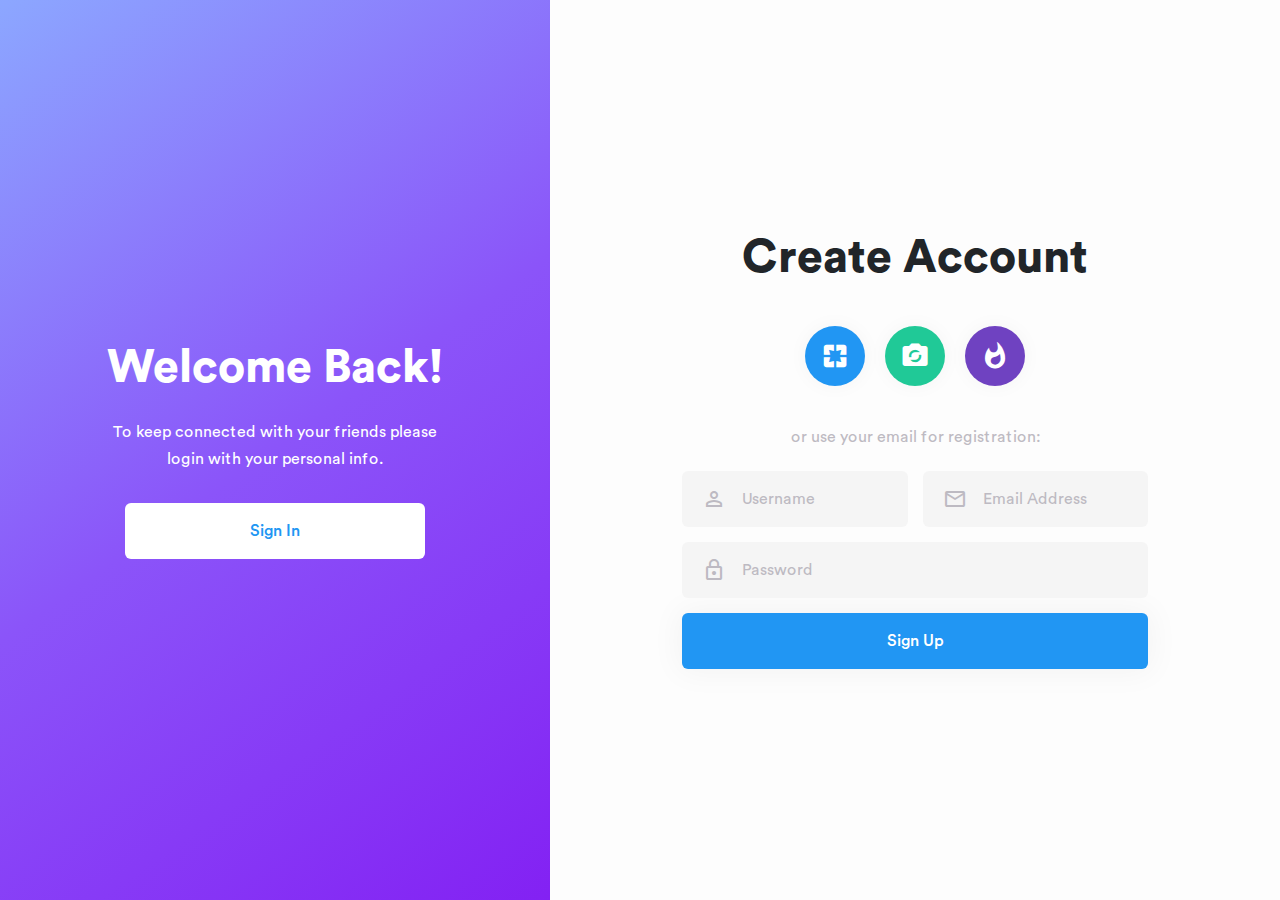
<file: sign-up.html>
<!DOCTYPE html>
<html lang="en">

<head>
		<meta charset="utf-8">
		<title>Sign Up – Swipe</title>
		<meta name="description" content="#">
		<meta name="viewport" content="width=device-width, initial-scale=1, shrink-to-fit=no">
		<!-- Bootstrap core CSS -->
		<link href="dist/css/lib/bootstrap.min.css" type="text/css" rel="stylesheet">
		<!-- Swipe core CSS -->
		<link href="dist/css/swipe.min.css" type="text/css" rel="stylesheet">
		<!-- Favicon -->
		<link href="dist/img/favicon.png" type="image/png" rel="icon">
	</head>
	<body class="start">
		<main>
			<div class="layout">
				<!-- Start of Sign Up -->
				<div class="main order-md-2">
					<div class="start">
						<div class="container">
							<div class="col-md-12">
								<div class="content">
									<h1>Create Account</h1>
									<div class="third-party">
										<button class="btn item bg-blue">
											<i class="material-icons">pages</i>
										</button>
										<button class="btn item bg-teal">
											<i class="material-icons">party_mode</i>
										</button>
										<button class="btn item bg-purple">
											<i class="material-icons">whatshot</i>
										</button>
									</div>
									<p>or use your email for registration:</p>
									<form class="signup">
										<div class="form-parent">
											<div class="form-group">
												<input type="text" id="inputName" class="form-control" placeholder="Username" required>
												<button class="btn icon"><i class="material-icons">person_outline</i></button>
											</div>
											<div class="form-group">
												<input type="email" id="inputEmail" class="form-control" placeholder="Email Address" required>
												<button class="btn icon"><i class="material-icons">mail_outline</i></button>
											</div>
										</div>
										<div class="form-group">
											<input type="password" id="inputPassword" class="form-control" placeholder="Password" required>
											<button class="btn icon"><i class="material-icons">lock_outline</i></button>
										</div>
										<button type="submit" class="btn button" formaction="index-2.html">Sign Up</button>
										<div class="callout">
											<span>Already a member? <a href="sign-in.html">Sign In</a></span>
										</div>
									</form>
								</div>
							</div>
						</div>
					</div>
				</div>
				<!-- End of Sign Up -->
				<!-- Start of Sidebar -->
				<div class="aside order-md-1">
					<div class="container">
						<div class="col-md-12">
							<div class="preference">
								<h2>Welcome Back!</h2>
								<p>To keep connected with your friends please login with your personal info.</p>
								<a href="sign-in.html" class="btn button">Sign In</a>
							</div>
						</div>
					</div>
				</div>
				<!-- End of Sidebar -->
			</div> <!-- Layout -->
		</main>
		<!-- Bootstrap core JavaScript
		================================================== -->
		<!-- Placed at the end of the document so the pages load faster -->
		<script src="dist/js/jquery-3.3.1.slim.min.js" integrity="sha384-q8i/X+965DzO0rT7abK41JStQIAqVgRVzpbzo5smXKp4YfRvH+8abtTE1Pi6jizo" crossorigin="anonymous"></script>
		<script>window.jQuery || document.write('<script src="dist/js/vendor/jquery-slim.min.js"><\/script>')</script>
		<script src="dist/js/vendor/popper.min.js"></script>
		<script src="dist/js/bootstrap.min.js"></script>
	</body>


</html>
</file>
<file: dist/css/swipe.min.css>
a,img{-moz-transition:all .3s;-webkit-transition:all .3s}a,a:hover{text-decoration:none}.button,.form-control,p{font-weight:500}.switch,p{margin-bottom:0}body{font-family:CircularStd,sans-serif;font-size:15px;background:#fdfdfd;color:#bdbac2}a{color:inherit;transition:all .3s}a:hover{color:#2196F3}.main .chat .content .message .text .attachment .file a:hover,.main .start .content .callout span>a:hover{text-decoration:underline}img{transition:all .3s}.btn,.dropdown-item{-moz-transition:all .3s;-webkit-transition:all .3s}p{line-height:1.7}::-webkit-scrollbar{width:5px}::-webkit-scrollbar-track{-webkit-box-shadow:inset 0 0 6px rgba(0,0,0,.06)}::-webkit-scrollbar-thumb{background:#e8e8e8}@font-face{font-family:CircularStd;src:url(../fonts/circular/CircularStd-Black.eot);src:url(../fonts/circular/CircularStd-Blackd41d.eot?#iefix) format('embedded-opentype'),url(../fonts/circular/CircularStd-Black.woff) format('woff'),url(../fonts/circular/CircularStd-Black.ttf) format('truetype'),url(../fonts/circular/CircularStd-Black.svg#bcc26993292869431e54c666aafa8fcd) format('svg');font-weight:800;font-style:normal}@font-face{font-family:CircularStd;src:url(../fonts/circular/CircularStd-BlackItalic.eot);src:url(../fonts/circular/CircularStd-BlackItalicd41d.eot?#iefix) format('embedded-opentype'),url(../fonts/circular/CircularStd-BlackItalic.woff) format('woff'),url(../fonts/circular/CircularStd-BlackItalic.ttf) format('truetype'),url(../fonts/circular/CircularStd-BlackItalic.svg#bcc26993292869431e54c666aafa8fcd) format('svg');font-weight:800;font-style:italic}@font-face{font-family:CircularStd;src:url(../fonts/circular/CircularStd-Bold.eot);src:url(../fonts/circular/CircularStd-Boldd41d.eot?#iefix) format('embedded-opentype'),url(../fonts/circular/CircularStd-Bold.woff) format('woff'),url(../fonts/circular/CircularStd-Bold.ttf) format('truetype'),url(../fonts/circular/CircularStd-Bold.svg#bcc26993292869431e54c666aafa8fcd) format('svg');font-weight:600;font-style:normal}@font-face{font-family:CircularStd;src:url(../fonts/circular/CircularStd-BoldItalic.eot);src:url(../fonts/circular/CircularStd-BoldItalicd41d.eot?#iefix) format('embedded-opentype'),url(../fonts/circular/CircularStd-BoldItalic.woff) format('woff'),url(../fonts/circular/CircularStd-BoldItalic.ttf) format('truetype'),url(../fonts/circular/CircularStd-BoldItalic.svg#bcc26993292869431e54c666aafa8fcd) format('svg');font-weight:600;font-style:italic}@font-face{font-family:CircularStd;src:url(../fonts/circular/CircularStd-Medium.eot);src:url(../fonts/circular/CircularStd-Mediumd41d.eot?#iefix) format('embedded-opentype'),url(../fonts/circular/CircularStd-Medium.woff) format('woff'),url(../fonts/circular/CircularStd-Medium.ttf) format('truetype'),url(../fonts/circular/CircularStd-Medium.svg#bcc26993292869431e54c666aafa8fcd) format('svg');font-weight:500;font-style:normal}@font-face{font-family:CircularStd;src:url(../fonts/circular/CircularStd-MediumItalic.eot);src:url(../fonts/circular/CircularStd-MediumItalicd41d.eot?#iefix) format('embedded-opentype'),url(../fonts/circular/CircularStd-MediumItalic.woff) format('woff'),url(../fonts/circular/CircularStd-MediumItalic.ttf) format('truetype'),url(../fonts/circular/CircularStd-MediumItalic.svg#bcc26993292869431e54c666aafa8fcd) format('svg');font-weight:500;font-style:italic}@font-face{font-family:CircularStd;src:url(../fonts/circular/CircularStd-Book.eot);src:url(../fonts/circular/CircularStd-Bookd41d.eot?#iefix) format('embedded-opentype'),url(../fonts/circular/CircularStd-Book.woff) format('woff'),url(../fonts/circular/CircularStd-Book.ttf) format('truetype'),url(../fonts/circular/CircularStd-Book.svg#bcc26993292869431e54c666aafa8fcd) format('svg');font-weight:400;font-style:normal}@font-face{font-family:CircularStd;src:url(../fonts/circular/CircularStd-BookItalic.eot);src:url(../fonts/circular/CircularStd-BookItalicd41d.eot?#iefix) format('embedded-opentype'),url(../fonts/circular/CircularStd-BookItalic.woff) format('woff'),url(../fonts/circular/CircularStd-BookItalic.ttf) format('truetype'),url(../fonts/circular/CircularStd-BookItalic.svg#bcc26993292869431e54c666aafa8fcd) format('svg');font-weight:400;font-style:italic}@font-face{font-family:'Material Icons';src:url(../fonts/material/MaterialIcons-Regular.eot);src:local('Material Icons'),local('MaterialIcons-Regular'),url(../fonts/material/MaterialIcons-Regular.woff2) format('woff2'),url(../fonts/material/MaterialIcons-Regular.woff) format('woff'),url(../fonts/material/MaterialIcons-Regular.ttf) format('truetype');font-weight:400;font-style:normal}.form-control{padding:25px 15px;background:#f5f5f5;width:100%!important;border-radius:6px;border:none;font-size:16px;color:#bdbac2!important}.form-control:focus{background:#f5f5f5;border:none!important;box-shadow:none}.btn,.btn:active,.btn:focus,.btn:hover,.btn:not(:disabled):not(.disabled).active,.btn:not(:disabled):not(.disabled):active,.show>.btn.dropdown-toggle{border:none;box-shadow:none;outline:0}.form-control::placeholder{font-size:16px;font-weight:500;color:#bdbac2}.btn{background:0 0;transition:all .3s}.button{padding:16px 25px;width:100%;background:#2196F3;color:#fff;border-radius:6px;box-shadow:0 0 30px 5px rgba(0,0,0,.04)!important}.avatar-lg,.avatar-md,.avatar-sm,.avatar-xl{box-shadow:0 5px 10px 4px rgba(0,0,0,.04)}.button:hover{color:#fff;opacity:.9}.bg-blue{background:#2196F3!important}.bg-indigo{background:#6610f2!important}.bg-purple{background:#6f42c1!important}.bg-red{background:#dc3545!important}.bg-pink{background:#e83e8c!important}.bg-orange{background:#fd7e14!important}.bg-gray{background:#bdbac2!important}.bg-green{background:#28a745!important}.bg-teal{background:#20c997!important}.bg-yellow{background:#ffc107!important}.material-icons{font-family:'Material Icons';font-weight:400;font-style:normal;font-size:24px;display:inline-block;line-height:1;text-transform:none;letter-spacing:normal;word-wrap:normal;white-space:nowrap;direction:ltr;-webkit-font-smoothing:antialiased;text-rendering:optimizeLegibility;-moz-osx-font-smoothing:grayscale;font-feature-settings:'liga'}.material-icons.md-18{font-size:18px}.material-icons.md-24{font-size:24px}.material-icons.md-30{font-size:30px}.material-icons.md-36{font-size:36px}.material-icons.md-48{font-size:48px}.switch{position:relative;display:inline-block;width:100%;min-width:42px;max-width:42px;height:18px}.switch input{opacity:0;width:0;height:0}.slider{position:absolute;cursor:pointer;top:0;left:0;right:0;bottom:0;background-color:#ccc;-webkit-transition:.4s;transition:.4s}.slider:before{position:absolute;content:"";height:12px;width:12px;left:3px;bottom:3px;background-color:#fff;-webkit-transition:.4s;transition:.4s}input:checked+.slider{background-color:#2196F3!important}input:checked+.slider:before{-webkit-transform:translateX(24px);-ms-transform:translateX(24px);transform:translateX(24px)}.slider.round{border-radius:34px}.slider.round:before{border-radius:50%}.tooltip{font-size:15px;font-weight:600}.tooltip.show{opacity:1}.tooltip-inner{padding:5px 12px;background:#212529;color:#fff;border-radius:6px}.bs-tooltip-auto[x-placement^=top] .arrow::before,.bs-tooltip-top .arrow::before{border-top-color:#212529}.bs-tooltip-auto[x-placement^=left] .arrow::before,.bs-tooltip-left .arrow::before{border-left-color:#212529}.bs-tooltip-auto[x-placement^=right] .arrow::before,.bs-tooltip-right .arrow::before{border-right-color:#212529}.bs-tooltip-auto[x-placement^=bottom] .arrow::before,.bs-tooltip-bottom .arrow::before{border-bottom-color:#212529}.layout{overflow:hidden}.main .call,.main .chat .content{-ms-overflow-style:none;overflow-x:hidden}.avatar-sm{width:100%;height:30px;min-width:30px;max-width:30px;border:2px solid #fff;border-radius:100%}.avatar-md{width:100%;height:45px;min-width:45px;max-width:45px;border:2px solid #fff;border-radius:100%}.avatar-lg{width:100%;height:50px;min-width:50px;max-width:50px;border:3px solid #fff;border-radius:100%}.avatar-xl{width:100%;height:60px;min-width:60px;max-width:60px;border:3px solid #fff;border-radius:100%}.avatar-xxl{width:100%;height:200px;min-width:200px;max-width:200px;border-radius:100%}.align-ctr{display:-ms-flexbox;display:flex;-ms-flex-align:center;align-items:center}.dropdown-menu{min-width:14rem;padding:10px;margin-top:10px;border-radius:6px;box-shadow:0 0 20px rgba(0,0,0,.04);border:none}.dropdown-item,.dropdown-item:focus,.dropdown-item:hover{color:#bdbac2;border-radius:6px}.dropdown-menu hr{border-top:2px solid #fbfbfb;margin:10px}.dropdown-item{display:flex;align-items:center;padding:10px;font-size:15px;cursor:pointer;transition:all .3s}.dropdown-item:hover{background:#f5f5f5}.dropdown-item:focus{background:0 0;border:none;outline:0;box-shadow:none}.create.btn:not(:disabled):not(.disabled):active,.show>.btn.dropdown-toggle,.sidebar .create,.sidebar .create.btn:not(:disabled):not(.disabled).active{box-shadow:0 0 30px 5px rgba(0,0,0,.04)}.dropdown-item.active,.dropdown-item:active{background:#2196F3!important;color:#fff!important}.dropdown-menu .material-icons{margin-right:10px}.sidebar .contacts .contact .avatar-md,.sidebar .discussions .single .avatar-md,.sidebar .notifications .notification .avatar-md{margin-right:15px}.navigation{background:#fff}.navigation .inside .menu .btn{padding:0;color:inherit}.navigation .inside .menu .btn:last-child{margin-bottom:30px}.navigation .inside .menu .avatar-xl:hover{border:3px solid #2196F3}.navigation .inside .menu .material-icons{display:block;font-size:45px;margin-bottom:40px}.navigation .inside .menu .material-icons.active{color:#2196F3}.navigation .inside .menu .power:hover{color:#dc3545}.navigation .inside .menu .power .material-icons{display:block;font-size:45px;font-weight:600;margin-bottom:0}.navigation .inside .menu .mode:hover{color:#2196F3}.sidebar{background:#fdfdfd}.sidebar .search{margin-bottom:30px}.sidebar .search .form-control{padding:0 15px 0 54px;height:56px}.sidebar .search .loop{position:absolute;padding:0 15px;top:0;bottom:0;left:0;line-height:0;margin-bottom:0!important}.sidebar .search .loop .material-icons{font-size:25px;font-weight:600;color:#bdbac2}.sidebar .search .loop .material-icons.filter-list{font-weight:400}.sidebar .sort{text-align:center;margin-bottom:40px;display:flex;flex-direction:row;align-items:baseline;justify-content:center}.sidebar .sort .btn{padding:8px 20px;background:0 0;border-radius:100px;color:inherit;font-size:15px;font-weight:500}.sidebar .sort .btn.active{color:#2196F3;padding:8px 20px;background:#f5f5f5;border-radius:100px}.sidebar .create{display:flex;align-items:center;justify-content:center;padding:0;position:absolute;bottom:0;top:30px;right:20px;float:right;background:#fff;border-radius:100%;width:50px;height:50px;-moz-transition:all .3s;-webkit-transition:all .3s;transition:all .3s;cursor:pointer}.sidebar .create:hover{-webkit-transform:translateY(-5px) translateZ(0);transform:translateY(-5px) translateZ(0)}.sidebar .create .material-icons{font-size:22px;color:#bdbac2}.sidebar .contacts h1{font-size:24px;font-weight:800;color:#212529;border-bottom:2px solid #fbfbfb;padding-bottom:18px;margin-bottom:0}.sidebar .contacts a:hover{color:inherit}.sidebar .contacts .contact .status .online,.sidebar .contacts .contact.active .material-icons{color:#2196F3}.sidebar .contacts .contact{display:-ms-flexbox;display:flex;-ms-flex-align:center;align-items:center;padding:20px 0;border-bottom:2px solid #fbfbfb}.sidebar .contacts .contact:hover{border-bottom:2px solid #2196F3}.sidebar .contacts .contact:last-of-type{border-bottom:2px solid transparent!important}.sidebar .contacts .contact.active{border-bottom:2px solid #2196F3}.sidebar .contacts .contact .status{position:absolute;width:20px;height:20px;right:0;left:4px;border:5px solid #fff;margin-top:0;border-radius:100%}.sidebar .contacts .contact .status .offline{color:#bbb}.sidebar .contacts .contact .status .material-icons{position:absolute;left:-3px;bottom:-3px;font-size:16px}.sidebar .contacts .contact .data{width:100%}.sidebar .contacts .contact .data h5{display:inline-flex;font-size:16px;font-weight:700;color:#212529;margin-bottom:5px}.sidebar .contacts .contact .data p{font-size:15px;line-height:1.4;font-weight:400}.sidebar .discussions h1{font-size:24px;font-weight:800;color:#212529;border-bottom:2px solid #fbfbfb;padding-bottom:18px;margin-bottom:0}.sidebar .discussions .single.active p,.sidebar .discussions .single.active span,.sidebar .discussions .single.unread p,.sidebar .discussions .single.unread span{font-weight:500!important;color:#212529}.sidebar .discussions a:hover{color:inherit}.sidebar .discussions .single{display:-ms-flexbox;display:flex;-ms-flex-align:start;align-items:flex-start;padding:20px 0;border-bottom:2px solid #fbfbfb}.sidebar .discussions .single:hover{border-bottom:2px solid #2196F3}.sidebar .discussions .single:last-of-type{border-bottom:2px solid transparent!important}.sidebar .discussions .single.active{border-bottom:2px solid #2196F3}.sidebar .discussions .single.active .material-icons{color:#212529}.sidebar .discussions .single .new{display:flex;align-items:center;justify-content:center;position:absolute;width:30px;height:30px;background:#f0d24b;border:2px solid #fff;border-radius:100%;box-shadow:5px 0 10px 0 rgba(0,0,0,.04);right:0;left:39px;margin-top:-12px}.sidebar .discussions .single .new span{color:#fff!important;font-size:12px;font-weight:500}.sidebar .discussions .single .status{position:absolute;width:20px;height:20px;right:0;left:4px;border:5px solid #fff;margin-top:12px;border-radius:100%}.sidebar .discussions .single .status .online{color:#2196F3}.sidebar .discussions .single .status .offline{color:#bbb}.sidebar .discussions .single .status .material-icons{position:absolute;left:-3px;bottom:-3px;font-size:16px}.sidebar .discussions .single .data{width:100%}.sidebar .discussions .single .data h5{display:inline-flex;font-size:16px;font-weight:700;color:#212529;margin-bottom:8px}.sidebar .discussions .single .data p{font-size:16px;line-height:1.4;font-weight:400}.sidebar .discussions .single .data span{float:right;font-size:14px;font-weight:400}.sidebar .notifications h1{font-size:24px;font-weight:800;color:#212529;border-bottom:2px solid #fbfbfb;padding-bottom:18px;margin-bottom:0}.sidebar .notifications a:hover{color:inherit}.sidebar .notifications .notification{display:-ms-flexbox;display:flex;-ms-flex-align:start;align-items:flex-start;padding:19px 0;border-bottom:2px solid #fbfbfb}.sidebar .notifications .notification:hover{border-bottom:2px solid #2196F3}.sidebar .notifications .notification:last-of-type{border-bottom:2px solid transparent!important}.sidebar .notifications .notification.active{border-bottom:2px solid #2196F3}.sidebar .notifications .notification.active .material-icons{color:#212529}.sidebar .notifications .notification .status{position:absolute;width:20px;height:20px;right:0;left:4px;border:5px solid #fff;margin-top:12px;border-radius:100%}.sidebar .notifications .notification .status .online{color:#2196F3}.sidebar .notifications .notification .status .offline{color:#bbb}.sidebar .notifications .notification .status .material-icons{position:absolute;left:-3px;bottom:-3px;font-size:16px}.sidebar .notifications .notification .data{width:100%}.sidebar .notifications .notification .data p{font-size:16px;line-height:1.4;font-weight:500;color:#212529;margin-bottom:7px}.sidebar .notifications .notification .data span{float:left;font-size:15px;color:#bdbac2}.sidebar .settings .profile{text-align:center;margin-bottom:40px}.sidebar .settings .profile .avatar-xl{margin-bottom:20px}.sidebar .settings .profile h1{font-size:18px;font-weight:700;color:#212529;margin-bottom:8px}.sidebar .settings .profile span{display:block;margin-bottom:31px;font-size:15px}.sidebar .settings .profile .stats{display:flex;align-items:center;justify-content:center;padding:20px 0;background:#fff;border-radius:6px;box-shadow:0 0 20px rgba(0,0,0,.04);-moz-transition:all .3s;-webkit-transition:all .3s;transition:all .3s}.sidebar .settings .profile .stats:hover{-webkit-transform:translateY(-5px) translateZ(0);transform:translateY(-5px) translateZ(0)}.sidebar .settings .profile .stats .item{width:100%;text-align:center;border-right:2px solid #fbfbfb}.sidebar .settings .profile .stats .item:last-child{border-right:none}.sidebar .settings .profile .stats .item h2{font-size:20px;font-weight:600;color:#212529;margin-bottom:6px}.sidebar .settings .profile .stats .item h3{font-size:15px;font-weight:400;margin-bottom:0;color:#bdbac2}.sidebar .settings .categories h1{font-size:24px;font-weight:800;color:#212529;border-bottom:2px solid #fbfbfb;padding-bottom:23px;margin-bottom:0}.sidebar .settings .categories .category .title{display:flex;align-items:center;padding:21px 0 20px;border-bottom:2px solid #fbfbfb}.sidebar .settings .categories .category .title:last-child{border-bottom:2px solid transparent}.sidebar .settings .categories .category .active{color:#2196F3}.sidebar .settings .categories .category .title .data{width:100%;margin-left:15px;margin-right:auto!important}.sidebar .settings .categories .category .title .data h5{font-size:16px;font-weight:700;color:#212529;margin-bottom:5px}.sidebar .settings .categories .category .title .data p{font-size:15px;line-height:1.4;font-weight:400;color:#bdbac2}.sidebar .settings .categories .category .content{padding:30px 0;border-bottom:2px solid #fbfbfb}.sidebar .settings .categories .category .content .button{padding:14px 25px}.sidebar .settings .categories .category .content .btn-link{padding:0;color:#dc3545;font-weight:500;margin-bottom:18px}.sidebar .settings .categories .category .content.layer{padding:24px 0 30px!important}.sidebar .settings .categories .category .content.no-layer{padding:28px 0 27px!important}.sidebar .settings .categories .category .content .upload{padding:27px 25px;background:#fff;border-radius:6px;box-shadow:0 0 20px rgba(0,0,0,.04);margin-bottom:30px}.sidebar .settings .categories .category .content .upload p{font-size:15px;font-weight:400}.sidebar .settings .categories .category .content .upload .data{display:flex;align-items:center;margin-bottom:19px}.sidebar .settings .categories .category .content .upload .data label{margin-bottom:0}.sidebar .settings .categories .category .content .upload .data input{display:none}.sidebar .settings .categories .category .content .upload .data .avatar-xl{margin-right:20px}.sidebar .settings .categories .category .content .data .button{padding:10px 25px}.sidebar .settings .categories .category .content .parent{display:flex}.sidebar .settings .categories .category .content .parent .field{margin-right:15px}.sidebar .settings .categories .category .content .parent .field:last-child{margin-right:0;margin-bottom:20px}.sidebar .settings .categories .category .content .field{width:100%;margin-bottom:20px}.sidebar .settings .categories .category .content .field:last-of-type{margin-bottom:30px}.sidebar .settings .categories .category .content .field label{font-size:14px;font-weight:700;color:#212529;text-transform:uppercase;margin-bottom:10px}.sidebar .settings .categories .category .content .field label>span{font-weight:400;color:#dc3545}.sidebar .settings .categories .category .content .field .form-control{padding:0 18px;height:52px;font-weight:500;font-size:16px;border:2px solid transparent}.sidebar .settings .categories .category .content .field .form-control:focus{border:2px solid #2196F3!important}.sidebar .settings .categories .category .content .field .form-control::placeholder{font-weight:400;font-size:16px}.sidebar .settings .categories .category .content .history p{font-size:16px;font-weight:400;margin-bottom:10px}.sidebar .settings .categories .category .content .history p:last-of-type{margin-bottom:20px}.sidebar .settings .categories .category .content .history .custom-control{margin-bottom:10px}.sidebar .settings .categories .category .content .history .custom-control:last-of-type{margin-bottom:20px}.sidebar .settings .categories .category .content .history .custom-control-label{font-size:16px;font-weight:400;line-height:1.7}.sidebar .settings .categories .category .content .history .custom-control-label::before{background-color:#f5f5f5;box-shadow:none;border:none}.sidebar .settings .categories .category .content .history .custom-control-input:checked~.custom-control-label::before{color:#fff;background-color:#007bff}.sidebar .settings .categories .category .content .app{display:-ms-flexbox;display:flex;-ms-flex-align:start;align-items:flex-start;padding:27px 25px;background:#fff;border-radius:6px;box-shadow:0 0 20px rgba(0,0,0,.04);margin-bottom:20px}.sidebar .settings .categories .category .content .app:last-child{margin-bottom:0}.sidebar .settings .categories .category .content .app img{width:36px;height:36px;margin-right:15px}.sidebar .settings .categories .category .content .app .permissions{margin-right:auto!important}.sidebar .settings .categories .category .content .app .permissions h5{font-size:16px;font-weight:600;color:#212529;margin-bottom:8px}.sidebar .settings .categories .category .content .app .permissions p{font-size:15px;line-height:1.4;font-weight:400}.sidebar .settings .categories .category .content .language label{font-size:14px;font-weight:700;color:#212529;text-transform:uppercase;margin-bottom:10px}.sidebar .settings .categories .category .content .language .custom-select{padding:0 18px;background:#f5f5f5;width:100%;border-radius:6px;height:52px;color:#bdbac2;font-weight:500;font-size:16px;border:2px solid transparent}.sidebar .settings .categories .category .content .language .custom-select:focus{border:2px solid #2196F3!important;box-shadow:none!important}.sidebar .settings .categories .category .content .language select>option{font-weight:400}.sidebar .settings .categories .category .content .set{display:flex;align-items:flex-start;padding:21px 0 20px;border-bottom:2px solid #fbfbfb}.sidebar .settings .categories .category .content .set:only-child{padding:0!important}.sidebar .settings .categories .category .content .set:first-child{padding:0 0 20px}.sidebar .settings .categories .category .content .set:last-child{padding:21px 0 0;border-bottom:none}.sidebar .settings .categories .category .content .set .details{margin-right:auto}.sidebar .settings .categories .category .content .set .details h5{font-size:16px;font-weight:600;color:#212529;margin-bottom:8px}.sidebar .settings .categories .category .content .set .details p{font-size:15px;line-height:1.4;font-weight:400}.modal-dialog{max-width:450px}.modal-backdrop{opacity:0!important}.requests{position:relative;display:flex;flex-direction:column;width:100%;background:#fff;box-shadow:0 0 20px rgba(0,0,0,.04);border-radius:6px;pointer-events:auto}.requests .title{display:flex;align-items:center;justify-content:space-between;background:#fdfdfd;padding:30px 40px;border-top-left-radius:6px;border-top-right-radius:6px}.requests .title h1{font-size:22px;font-weight:800;color:#212529;margin-bottom:0}.requests .title .material-icons{font-weight:800}.requests .title .close:hover{color:#212529!important}.requests .content{padding:35px 40px 40px}.requests .content .form-group{margin-bottom:30px}.requests .content .form-group:last-of-type{margin-bottom:33px}.requests .content .form-group label{font-size:14px;font-weight:700;color:#212529;text-transform:uppercase;margin-bottom:10px}.requests .content .form-group .form-control{padding:0 18px;height:56px;font-weight:400;border:2px solid transparent}.requests .content .form-group .form-control:focus{border:2px solid #2196F3!important}.requests .content .form-group .form-control::placeholder{font-weight:400}.requests .content .text-control{padding:14px 17px;background:#f5f5f5;width:100%!important;height:100%;min-height:100px;max-height:150px;border-radius:6px!important;font-size:16px;font-weight:400;color:#bdbac2!important;border:2px solid transparent}.requests .content .text-control::placeholder{color:#bdbac2}.requests .content .text-control:focus{border-radius:6px;border:2px solid #2196F3;outline:0}.requests .content .user{display:flex;align-items:center;position:absolute;margin-top:-47px;left:49px;background:#fdfdfd;padding:4px 8px;border-radius:6px}.requests .content .user .avatar-sm{margin-right:10px;box-shadow:0 0 10px 1px rgba(0,0,0,.04)}.requests .content .user h5{font-size:15px;font-weight:600;color:#212529;line-height:1.7;margin-bottom:0;margin-right:6px}.requests .btn{padding:0;line-height:0}.requests .content .user .btn .material-icons{font-size:16px;font-weight:600}.requests .content .button{padding:16px 25px;line-height:1.5}.main{background:#fdfdfd;width:100%}.main .chat{height:100%}.main .chat .btn{padding:0;line-height:0}.btn:disabled,.main .chat .btn.disabled{opacity:1}.main .chat .btn.disabled:hover{opacity:1;color:inherit!important}.main .chat .attach{background:#2196F3;color:#fff;border-radius:100%}.main .chat .attach:hover{color:#fff;opacity:.8}.main .chat .top{padding:26.5px 0;background:#fff;border-bottom:2px solid #fbfbfb}.main .chat .top .inside{display:-ms-flexbox;display:flex;-ms-flex-align:center;align-items:center}.main .chat .top .inside .avatar-md{margin-right:15px}.main .chat .top .inside .status{position:absolute;width:20px;height:20px;right:0;left:4px;border:5px solid #fff;border-radius:100%;margin-top:0;margin-right:10px}.main .chat .top .inside .status .online{color:#2196F3}.main .chat .top .inside .status .offline{color:#bbb}.main .chat .top .inside .status .material-icons{position:absolute;left:-3px;bottom:-3px;font-size:16px}.main .chat .top .inside .data{margin-right:auto}.main .chat .top .inside .data h5{font-size:16px;font-weight:700;color:#212529;margin-bottom:2px}.main .chat .top .inside .data span{display:block;font-size:15px;line-height:1.4;font-weight:400}.main .chat .top .inside .btn{padding:0;line-height:0;color:inherit;margin-right:30px}.main .chat .top .inside .btn:hover{color:#2196F3}.main .chat .top .inside .dropdown .btn{margin-right:0}.main .chat .top .inside .dropdown-menu-right{right:0!important;bottom:inherit!important}.main .chat .content{display:flex;padding:20px 0 0;height:calc(100vh - 218px);overflow-y:scroll}.main .chat .content>div{margin-top:auto}.main .chat .content::-webkit-scrollbar{display:none}.main .chat .content.empty{display:flex;align-items:center;justify-content:center;padding:0;overflow-y:auto}.main .chat .content.empty>div{margin-top:auto;margin-bottom:auto}.main .chat .content .date{display:flex;align-items:center;padding:26px 0 46px}.main .chat .content .date hr{width:100%;border-top:2px solid #fbfbfb;margin-top:0;margin-bottom:0}.main .chat .content .date span{display:block;padding:0 20px}.main .chat .content .message{display:-ms-flexbox;display:flex;-ms-flex-align:end;align-items:flex-end;margin-bottom:20px}.main .chat .content .message:last-child{margin-bottom:50px}.main .chat .content .message.me{justify-content:flex-end}.main .chat .content .message.me:last-child{margin-bottom:43px}.main .chat .content .message .avatar-md{margin-right:15px}.main .chat .content .message .text-group{width:100%;margin-bottom:10px}.main .chat .content .message .text-group.me{display:flex;justify-content:flex-end}.main .chat .content .message .text{display:inline-block;padding:15px;max-width:450px;background:#f5f5f5;border-radius:6px}.main .chat .content .message .text.typing{padding:8px 12px}.main .chat .content .message .text.typing .wave .dot{display:inline-block;width:6px;height:6px;border-radius:100%;margin-right:1px;background:#bdbac2;animation:wave 1.3s linear infinite}.main .chat .content .message .text.typing .wave .dot:last-of-type{margin-right:0}.main .chat .content .message .text.typing .wave .dot:nth-child(2){animation-delay:-1.1s}.main .chat .content .message .text.typing .wave .dot:nth-child(3){animation-delay:-.9s}@keyframes wave{0%,100%,60%{transform:initial}30%{transform:translateY(-5px)}}.main .chat .content .message .text.me{background:#2196F3;-moz-transition:all .3s;-webkit-transition:all .3s;transition:all .3s}.main .call .content .options .option.call-end:hover,.main .chat .content .no-messages .options .button:hover{transform:scale(1.05);transition:all .3s linear}.main .chat .content .message .text.me .attachment .attach{background:#fff;color:#2195F3}.main .chat .content .message .text.me .attachment .file a:hover,.main .chat .content .message .text.me .attachment .file h5,.main .chat .content .message .text.me p{color:#fff}.main .chat .content .message .text.me .attachment .file span{color:#fff;text-align:left}.main .chat .content .message .text p{font-size:16px;font-weight:400;line-height:1.4}.main .chat .content .message .text .attachment{display:flex;align-items:center}.main .chat .content .message .text .attachment .attach{padding:12px;width:42px;height:42px;margin-right:15px}.main .chat .content .message .text .attachment .file h5{font-size:16px;font-weight:400;color:#2196F3;line-height:1.4;margin-bottom:5px}.main .chat .content .message span{display:block;font-size:14px;font-weight:400}.main .chat .content .message.me span{text-align:right}.main .chat .content .message span>.material-icons{position:relative;top:2px;margin-right:5px;font-size:14px;font-weight:600}.main .chat .content .no-messages{display:block;text-align:center;width:100%;max-width:400px;margin:47px auto 45px}.main .chat .content .no-messages.request{max-width:420px;margin:50px auto}.main .chat .content .no-messages .material-icons{font-weight:600;margin-bottom:20px}.main .chat .content .no-messages .avatar-xl{margin-bottom:32px}.main .chat .content .no-messages h5{display:block;font-size:18px;line-height:1.7;font-weight:400;margin-bottom:35px}.main .chat .bottom label,.main .chat .content .no-messages .options .button .material-icons{margin-bottom:0}.main .chat .content .no-messages h5>span{font-size:18px;line-height:1.7}.main .chat .content .no-messages p{font-size:18px;font-weight:400}.main .chat .content .no-messages .options{display:flex;align-items:center;justify-content:center}.main .chat .content .no-messages .options .button{width:56px;height:56px;border-radius:100%;box-shadow:0 5px 10px 4px rgba(0,0,0,.04)!important}.main .chat .content .no-messages .options .button+.button{margin-left:20px}.main .chat .content .no-messages .options .button:nth-child(2){background:#dc3545}.main .chat .bottom{display:flex;align-items:center;padding:30px 0;border-top:2px solid #fbfbfb}.main .call,.main .chat .bottom input{display:none}.main .chat .bottom .form-control{padding:16px 58px;height:56px;resize:none;font-weight:400}.main .chat .bottom .form-control::placeholder{font-weight:400}.form-control[readonly],.main .chat .bottom .form-control:disabled{background-color:#f5f5f5}.main .chat .bottom .btn{padding:0;line-height:0;color:#bdbac2}.main .chat .bottom .btn:hover{color:#2196F3}.main .chat .bottom .btn.emoticons{padding:0 15px 0 20px;position:absolute;top:0;bottom:0;left:0}.main .chat .bottom .btn.send{padding:0 20px 0 15px;position:absolute;top:0;bottom:0;right:0}.main .chat .bottom .btn.attach{padding:16px;width:56px;height:56px;color:#fff;margin-left:20px;box-shadow:0 5px 10px 4px rgba(0,0,0,.04)}.main .chat .bottom .btn.attach:hover{color:#fff}.main .chat .bottom .btn.attach.btn.disabled:hover{color:#fff!important}.main .call{background:linear-gradient(145deg,rgba(140,167,255,1) 0,rgba(139,84,249,1) 50%,rgba(131,33,243,1) 100%);position:sticky;top:0;z-index:1020;overflow-y:auto}.main .call::-webkit-scrollbar{display:none}.main .call .content{display:flex;align-items:center;justify-content:center;height:100vh;text-align:center}.main .call .content .avatar-xxl{margin-bottom:56px;cursor:pointer;animation:pulse 2s infinite}.main .call .content .participant{margin-bottom:56px}.main .call .content .participant span{display:block;color:#fff;font-weight:500;text-align:center}.main .call .content .options{display:flex;align-items:center;justify-content:center;margin-bottom:60px}.main .call .content .options .option{padding:0 20px;color:#fff;line-height:0}.main .call .content .options .option:hover{opacity:.9}.main .call .content .options .option.call-end{padding:15px;margin:0 20px;background:#e05b5d;color:#fff;line-height:0;border-radius:100%;animation:call-end 2s infinite}.main .call .content .back{padding:18px;background:rgba(0,0,0,.05);color:#fff;line-height:0;border-radius:100%;-moz-transition:all .3s;-webkit-transition:all .3s;transition:all .3s}.main .call .content .back:hover{-webkit-transform:translateY(10px) translateZ(0);transform:translateY(10px) translateZ(0)}@-webkit-keyframes pulse{0%{-webkit-box-shadow:0 0 0 0 rgba(0,0,0,.1)}100%{-webkit-box-shadow:0 0 0 50px transparent}}@keyframes pulse{0%{-moz-box-shadow:0 0 0 0 rgba(0,0,0,.1);box-shadow:0 0 0 0 rgba(0,0,0,.1)}100%{-moz-box-shadow:0 0 0 50px transparent;box-shadow:0 0 0 50px transparent}}@-webkit-keyframes call-end{0%{-webkit-box-shadow:0 0 0 0 rgba(0,0,0,.1)}100%{-webkit-box-shadow:0 0 0 20px transparent}}@keyframes call-end{0%{-moz-box-shadow:0 0 0 0 rgba(0,0,0,.1);box-shadow:0 0 0 0 rgba(0,0,0,.1)}100%{-moz-box-shadow:0 0 0 20px transparent;box-shadow:0 0 0 20px transparent}}.start{padding-bottom:0}.main .start{display:-ms-flexbox;display:flex;-ms-flex-align:center;align-items:center;justify-content:center;width:100%}.main .start .content{width:100%;text-align:center}.main .start .content h1{font-size:46px;font-weight:800;color:#212529;margin-bottom:40px}.main .start .content p{font-size:16px;font-weight:400;margin-bottom:20px}.main .start .content .third-party{display:-ms-flexbox;display:flex;-ms-flex-align:center;align-items:center;justify-content:center;margin-bottom:38px}.main .start .content .third-party .item{display:-ms-flexbox;display:flex;-ms-flex-align:center;align-items:center;justify-content:center;padding:15px;width:60px;height:60px;border-radius:100%;box-shadow:0 0 20px rgba(0,0,0,.04);margin-right:20px;-moz-transition:all .3s;-webkit-transition:all .3s;transition:all .3s}.main .start .content .third-party .item:hover{opacity:.9;-webkit-transform:translateY(-5px) translateZ(0);transform:translateY(-5px) translateZ(0)}.main .start .content .third-party .item:last-of-type{margin-right:0}.main .start .content .third-party .item .material-icons{color:#fff;font-size:30px}.main .start .content .third-party .item img{width:25px;height:25px}.main .start .content form{width:100%;max-width:366px;margin:0 auto}.main .start .content .form-group{position:relative;margin-bottom:15px}.main .start .content .form-group .form-control{padding:0 20px 0 58px;height:56px;font-weight:400;border:2px solid transparent}.main .start .content .form-group .form-control:focus{border:2px solid #2196F3!important}.main .start .content .form-group .form-control::placeholder{font-weight:400}.main .start .content .form-group .btn.icon{position:absolute;padding:0 10px 0 20px;top:0;bottom:0;left:0;line-height:0;color:#bdbac2}.main .start .content .callout span{font-size:16px}.main .start .content .callout span>a{color:#2196F3}.aside{display:-ms-flexbox;display:flex;-ms-flex-align:center;align-items:center;justify-content:center;width:100%;min-width:550px;max-width:550px;height:100vh;background:linear-gradient(145deg,rgba(140,167,255,1) 0,rgba(139,84,249,1) 50%,rgba(131,33,243,1) 100%)}.aside .preference{width:100%;max-width:340px;margin:0 auto;text-align:center}.aside .preference h2{font-size:46px;font-weight:800;color:#fff;margin-bottom:23px}.aside .preference p{font-size:16px;color:#fff;font-weight:400;line-height:1.7;margin-bottom:30px}.aside .preference .button{max-width:300px;background:#fff;color:#2196F3;box-shadow:none!important}@media (max-width:1200px){.aside{width:100%;min-width:auto;max-width:100%}}@media (min-width:992px){.navigation .inside,.sidebar{padding:30px 0 0;height:100vh}.navigation,.sidebar{position:sticky;top:0;z-index:1020;width:100%;-ms-overflow-style:none;overflow-x:hidden}.main,.main .start,.sidebar{height:100vh}.layout{display:-ms-flexbox;display:flex;-ms-flex-align:start;align-items:flex-start}.navigation{min-width:100px;max-width:100px;overflow-y:auto;border-right:2px solid #fbfbfb}.navigation::-webkit-scrollbar{display:none}.navigation .inside{display:flex;flex-direction:column;align-items:center}.navigation .inside .menu{display:flex;flex-basis:auto;flex-direction:column;flex-grow:1;flex-shrink:0;text-align:center}.main .start .content .callout,.sidebar .settings .categories .category:last-of-type{display:none}.navigation .inside .menu .f-grow1{flex-grow:1}.navigation .inside .menu .avatar-xl{margin-bottom:50px}.sidebar{min-width:372px;max-width:372px;overflow-y:scroll}.sidebar::-webkit-scrollbar{width:5px}.sidebar::-webkit-scrollbar-track{-webkit-box-shadow:none}.sidebar::-webkit-scrollbar-thumb{background:#f5f5f5}.main .chat{border-left:2px solid #fbfbfb}.main .start .content form.signup{max-width:466px}.main .start .content .form-parent{display:flex}.main .start .content .form-parent .form-group{margin-right:15px}.main .start .content .form-parent .form-group:last-child{margin-right:0}.main .call .content .inside{max-height:calc(100vh - 0px)}.main .call .content .inside .panel{padding:30px 0}}@media (max-width:991px){body{padding-bottom:54px}.navigation{position:fixed;right:0;bottom:0;left:0;z-index:1030;box-shadow:0 0 20px 0 rgba(0,0,0,.04)}.navigation .inside{display:-ms-flexbox;display:flex;-ms-flex-wrap:wrap;flex-wrap:wrap;align-items:flex-end;justify-content:center;padding:12px 15px}.aside,.navigation .inside .menu .avatar-xl,.navigation .inside .menu .mode,.navigation .inside .menu .power{display:none}.navigation .inside .menu{flex-wrap:unset!important;align-items:flex-end;width:100%}.navigation .inside .menu a{margin-left:auto;margin-right:auto}.navigation .inside .menu a:first-of-type{margin-left:0}.navigation .inside .menu a:last-of-type{margin-right:0}.navigation .inside .menu .material-icons{font-size:30px;margin-bottom:0}.sidebar{padding:30px 0 0;height:100%;min-height:100px;max-height:600px;overflow-y:auto;-webkit-overflow-scrolling:touch;-ms-overflow-style:none;overflow-x:hidden}.sidebar::-webkit-scrollbar{display:none}.main .start{padding:73px 0 77px}.main .start .content .button{margin-bottom:20px}.main .start .content .callout{display:block}.main .chat .content{height:600px}.main .call .content{padding:60px 0;height:100%}}@media (min-width:768px){.container{max-width:100%}}@media (max-width:768px){.main .chat .top{padding:20px 0}.main .chat .content{height:310px}}@media (min-width:576px){.container{max-width:100%}}@media (max-width:468px){.container{padding-left:5px;padding-right:5px}.requests .title{padding:30px 20px}.requests .content{padding:34px 20px 40px}.requests .content .user{left:29px}.main .start .content h1{font-size:36px}.main .call .content .options .option{padding:0 15px}}@media (max-width:350px){.main .call .content .options .option.call-end{margin:0 15px}.main .call .content .options .option{padding:0 12px}}
</file>
